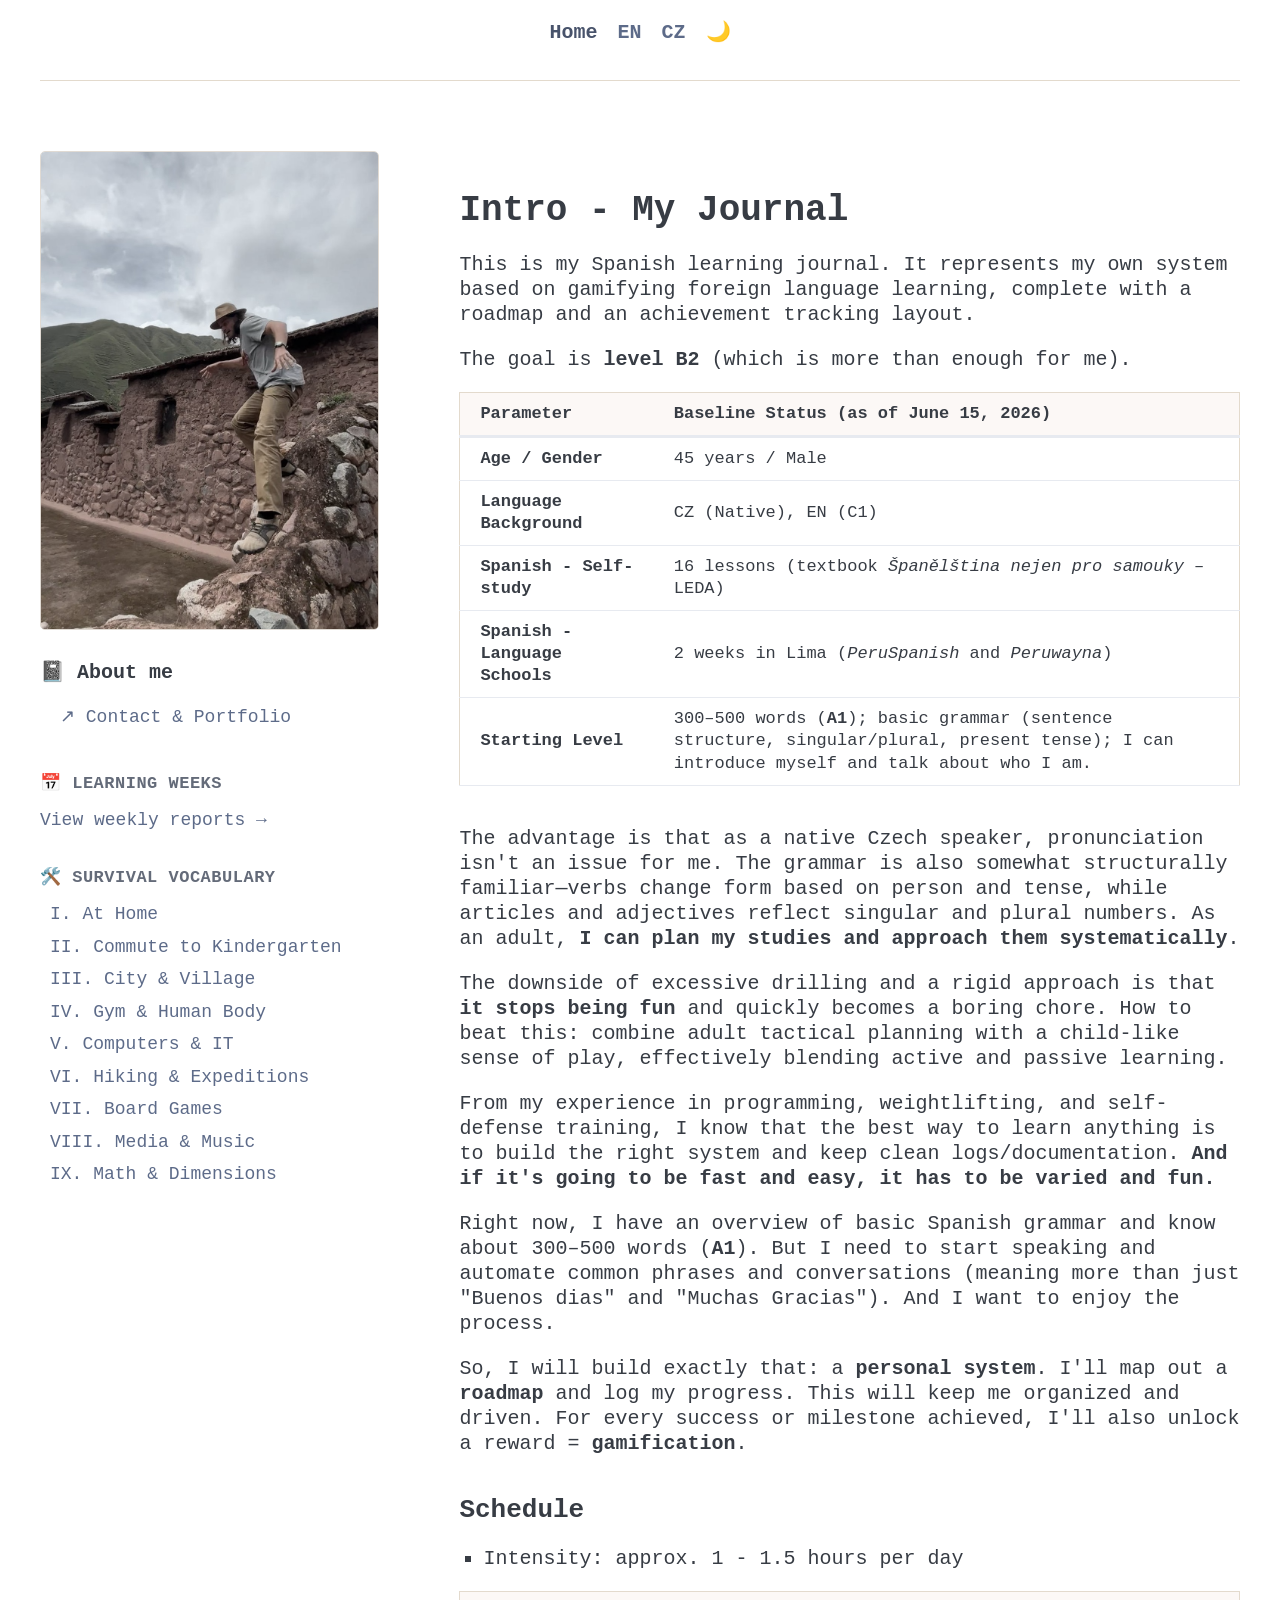
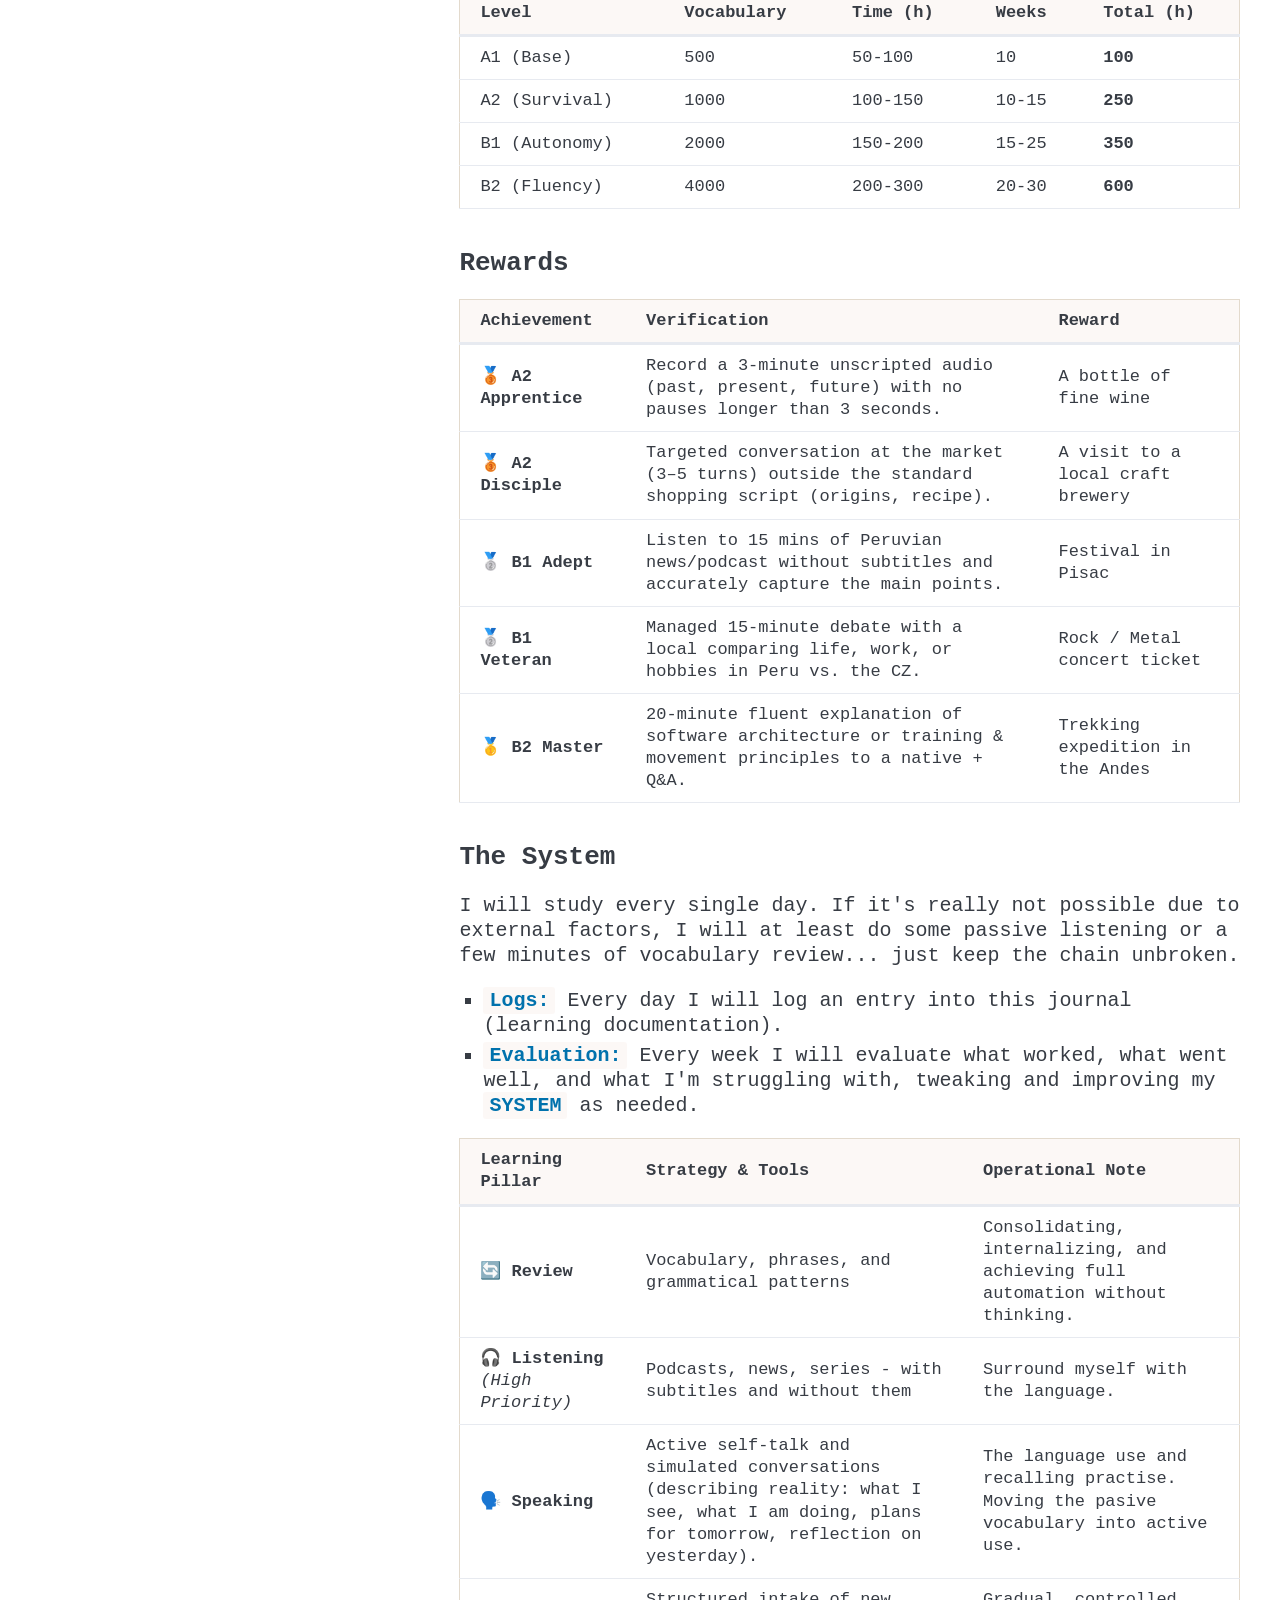
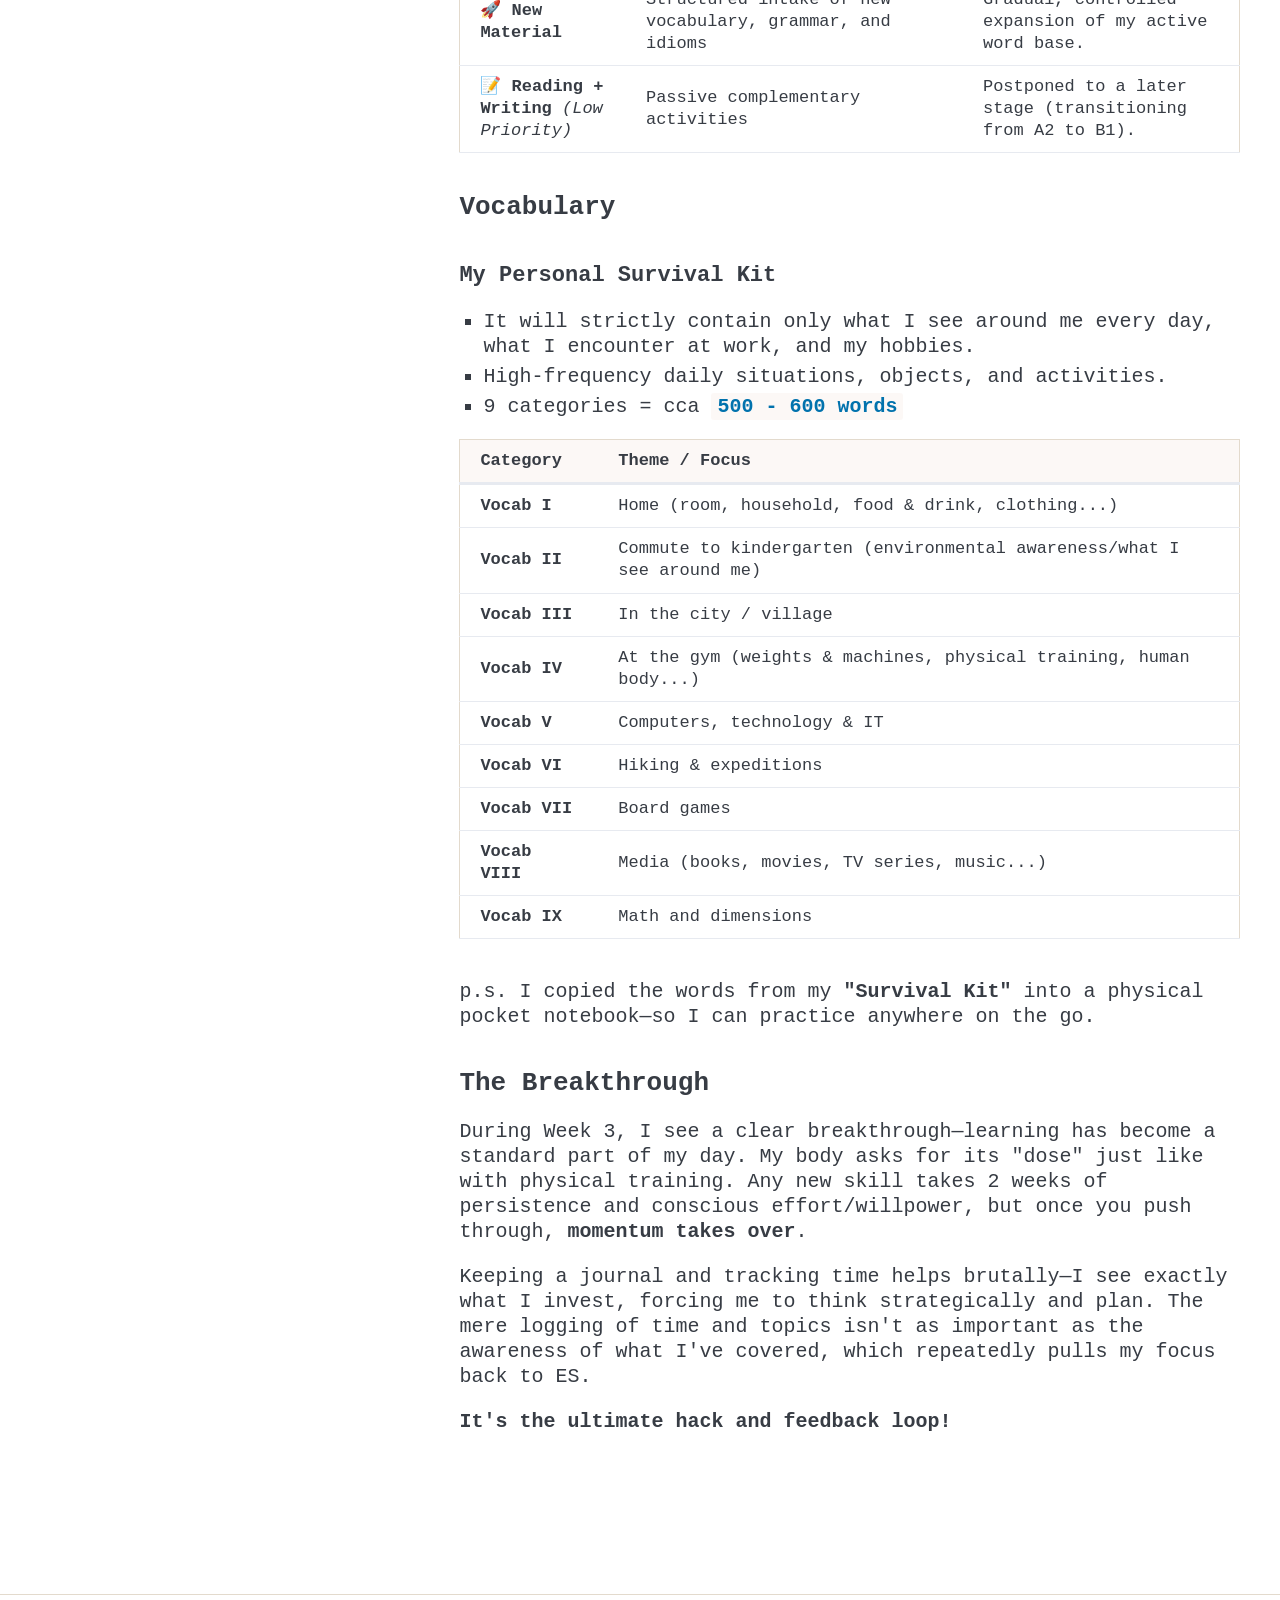
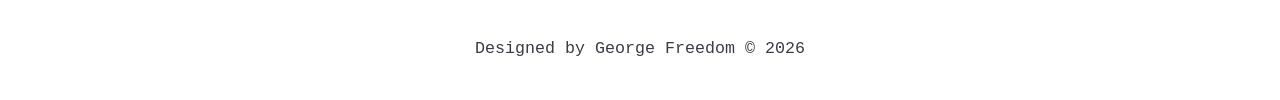
<file: index.html>
<!DOCTYPE html>
<html lang="en" data-theme="light">
<head>
    <meta charset="UTF-8">
    <meta name="viewport" content="width=device-width, initial-scale=1.0">
    <title>My Spanish Journey</title>
    <link rel="icon" type="image/png" href="static/img/favicon.png">
    <meta name="description" content="My Journal - Spanish language learning system.">
    
    <!-- CSS -->
    <link rel="stylesheet" href="static/css/pico.min.css">  
    <link rel="stylesheet" href="static/css/custom.css">
</head>
<body>

    <!-- TOP NAVIGATION (Aligned Right via empty ul) -->
    <nav class="container">
        <ul>
            <li><a href="#" class="md-link secondary font-weight-bold" data-path="en/en_content/intro.md">Home</a></li>
            <li><a href="#" class="secondary font-weight-bold">EN</a></li>
            <li><a href="cz/index.html" class="secondary">CZ</a></li>
            <li><a href="#" id="theme-toggle" class="secondary" aria-label="Toggle theme">🌙</a></li>
        </ul>
    </nav>

    <!-- TWO COLUMN LAYOUT -->
    <main class="container dashboard-grid">
        
        <!-- LEFT COLUMN: SYSTEM OVERVIEW & MD NAVIGATION -->
        <aside class="dashboard-sidebar">
    <div class="sidebar-sticky">
        
        <img class="journal-profile-img" src="static/img/profilka.jpeg" alt="Expedition Logbook Focus">

        <!-- PROFILE link -->
        <div class="profile-header">
            <p class="about-title">📓 About me</p>
            <ul class="about-links">
                <li><a href="https://dashboard.georgefreedom.com/" target="_blank">↗ Contact & Portfolio</a></li>
            </ul>
        </div>
        
        <nav class="journal-nav">
            <!-- WEEK overview -->
            <p class="nav-title">📅 Learning Weeks</p>
            <ul>
                <li>
                    <a href="#" class="md-link" data-path="en/weeks.md">View weekly reports →</a>
                </li>
            </ul>

            <!-- VOCABULARY overview -->
            <p class="nav-title">🛠️ Survival Vocabulary</p>
            <ul>
                <li><a href="#" class="md-link" data-path="en/en_content/vocabulary/vocab1.md">I. At Home</a></li>
                <li><a href="#" class="md-link" data-path="en/en_content/vocabulary/vocab2.md">II. Commute to Kindergarten</a></li>
                <li><a href="#" class="md-link" data-path="en/en_content/vocabulary/vocab3.md">III. City & Village</a></li>
                <li><a href="#" class="md-link" data-path="en/en_content/vocabulary/vocab4.md">IV. Gym & Human Body</a></li>
                <li><a href="#" class="md-link" data-path="en/en_content/vocabulary/vocab5.md">V. Computers & IT</a></li>
                <li><a href="#" class="md-link" data-path="en/en_content/vocabulary/vocab6.md">VI. Hiking & Expeditions</a></li>
                <li><a href="#" class="md-link" data-path="en/en_content/vocabulary/vocab7.md">VII. Board Games</a></li>
                <li><a href="#" class="md-link" data-path="en/en_content/vocabulary/vocab8.md">VIII. Media & Music</a></li>
                <li><a href="#" class="md-link" data-path="en/en_content/vocabulary/vocab9.md">IX. Math & Dimensions</a></li>
            </ul>
        </nav>
    </div>
</aside>

        <!-- RIGHT COLUMN: DYNAMIC CONTENT AREA -->
        <section class="dashboard-content" id="view-wrapper">
            <div id="dynamic-content">
                <p aria-busy="true">Loading system core...</p>
            </div>
        </section>
    </main>

    <!-- FOOTER -->
    <footer class="dashboard-footer">
        <small>Designed by George Freedom &copy; 2026</small>
    </footer>

    <!-- LOCAL MARKDOWN PARSER & ARCHITECTURE SCRIPT -->
    <script src="static/js/marked.min.js"></script>
    <script>
        // Theme Toggle Logic
        const toggleBtn = document.getElementById('theme-toggle');
        const html = document.documentElement;
        const savedTheme = localStorage.getItem('theme') || (window.matchMedia('(prefers-color-scheme: dark)').matches ? 'dark' : 'light');
        html.setAttribute('data-theme', savedTheme);
        updateToggleIcon(savedTheme);

        toggleBtn.addEventListener('click', (e) => {
            e.preventDefault();
            const currentTheme = html.getAttribute('data-theme');
            const newTheme = currentTheme === 'dark' ? 'light' : 'dark';
            html.setAttribute('data-theme', newTheme);
            localStorage.setItem('theme', newTheme);
            updateToggleIcon(newTheme);
        });

        function updateToggleIcon(theme) {
            toggleBtn.innerHTML = theme === 'dark' ? '☀️' : '🌙';
        }

        // Default Intro Path
        const DEFAULT_INTRO = "en/en_content/intro.md";

        document.addEventListener("DOMContentLoaded", () => {
            fetchAndRenderMarkdown(DEFAULT_INTRO);
            
            const defaultActive = document.querySelector(`[data-path="${DEFAULT_INTRO}"]`);
            if (defaultActive) {
                defaultActive.setAttribute('aria-current', 'page');
            }
        });

        // Async Markdown Loader
        async function fetchAndRenderMarkdown(filePath) {
            const container = document.getElementById('dynamic-content');
            container.innerHTML = '<p aria-busy="true">Loading journal entry...</p>';
            
            try {
                const response = await fetch(filePath);
                if (!response.ok) throw new Error(`File not found (${response.status})`);
                
                const rawMarkdown = await response.text();
                container.innerHTML = marked.parse(rawMarkdown);
                
                if (window.innerWidth < 992) {
                    document.getElementById('view-wrapper').scrollIntoView({ behavior: 'smooth' });
                }
            } catch (error) {
                container.innerHTML = `
                    <article style="border-left: 4px solid var(--pico-form-element-invalid-border-color); font-family: var(--logbook-mono);">
                        <h3>Execution Error</h3>
                        <p>Failed to load: <code>${filePath}</code></p>
                        <p><small>${error.message}</small></p>
                    </article>
                `;
            }
        }

        // Navigation Link Trigger
        document.querySelectorAll('.md-link').forEach(link => {
            link.addEventListener('click', (e) => {
                e.preventDefault();
                
                document.querySelectorAll('.md-link').forEach(l => l.removeAttribute('aria-current'));
                
                // If it's not the top bar Home link, set active styling
                if (link.innerText !== "Home") {
                    link.setAttribute('aria-current', 'page');
                } else {
                    const asideIntro = document.querySelector(`aside [data-path="${DEFAULT_INTRO}"]`);
                    if (asideIntro) asideIntro.setAttribute('aria-current', 'page');
                }
                
                const path = link.getAttribute('data-path');
                fetchAndRenderMarkdown(path);
            });
        });

        // Week overview Link Trigger
        document.getElementById('dynamic-content').addEventListener('click', (e) => {
            const link = e.target.closest('a');

            if (!link) return;

            const match = link.getAttribute('href')?.match(/^#week([\d-]+)$/);

            if (!match) return;

            e.preventDefault();

            const weekNumber = match[1];
            const filePath = `en/en_content/weeks/week${weekNumber}.md`;

            fetchAndRenderMarkdown(filePath);
        });
    </script>
</body>
</html>
</file>
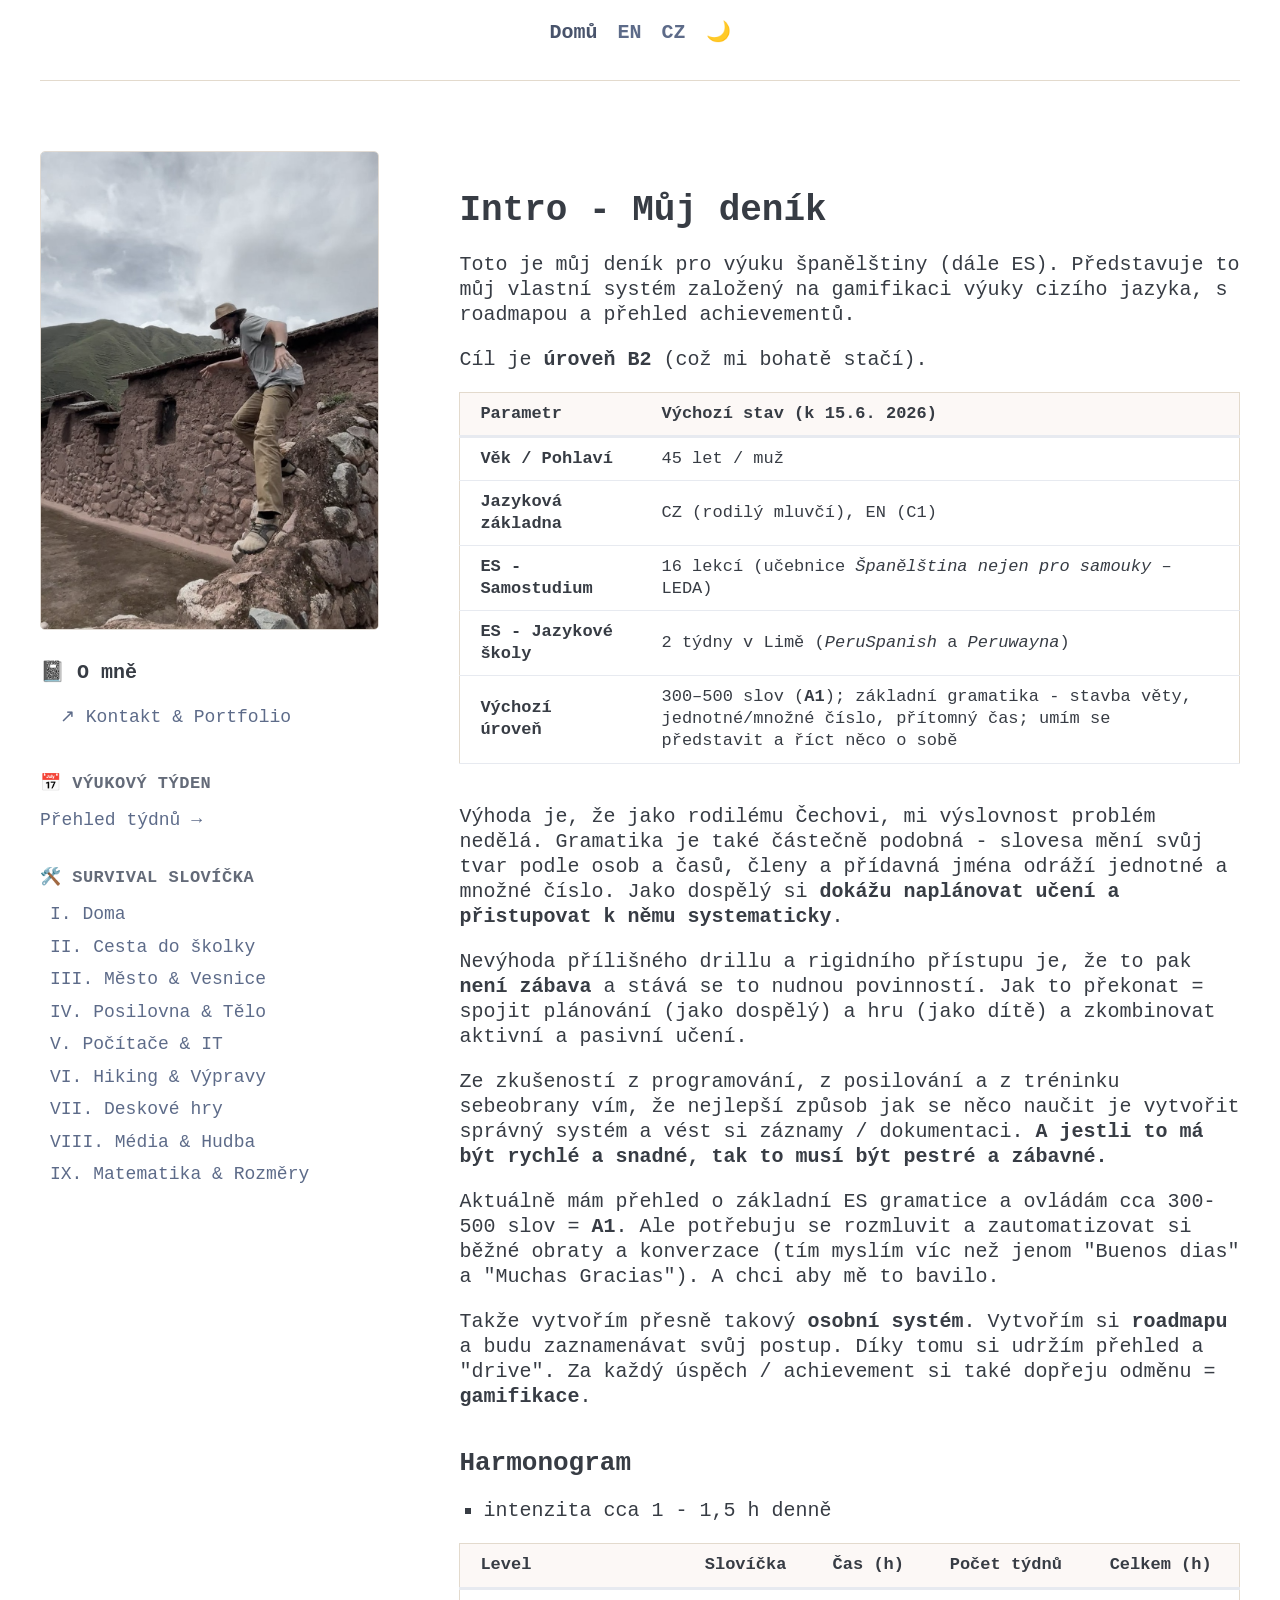
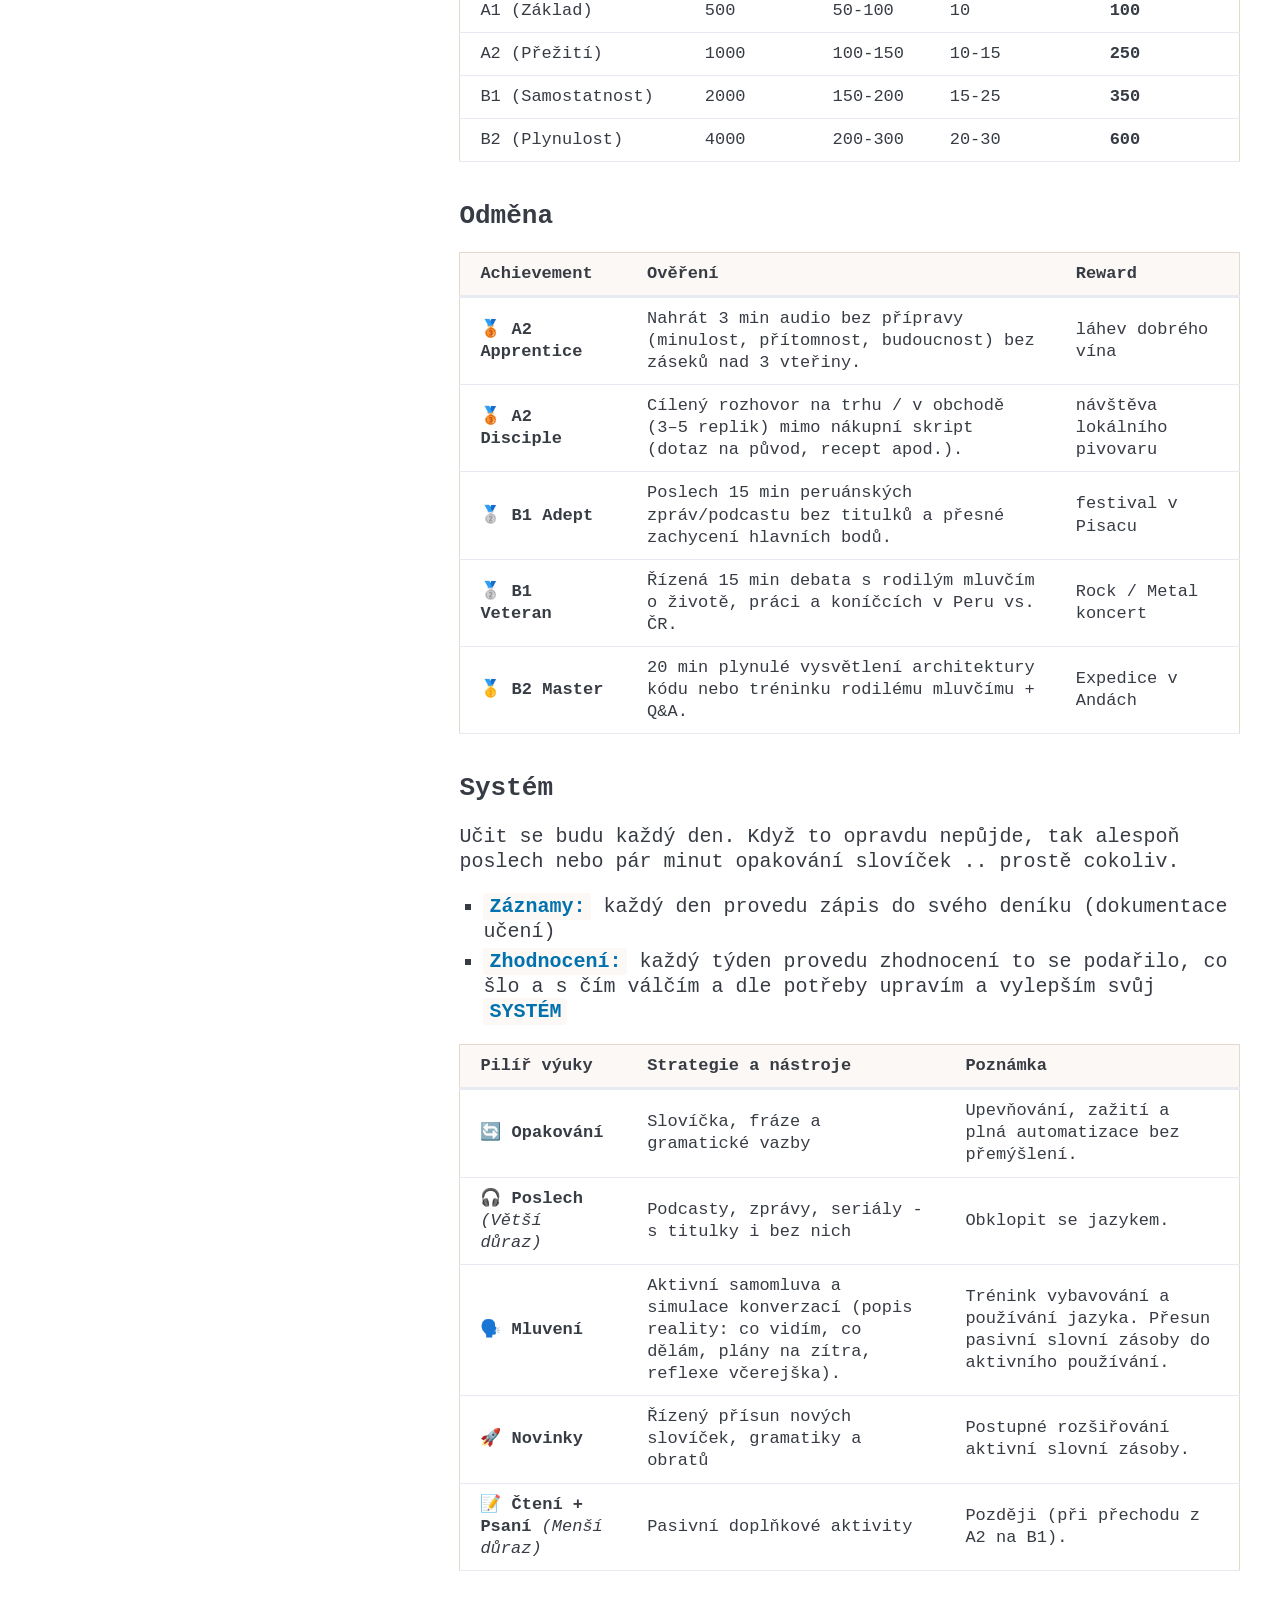
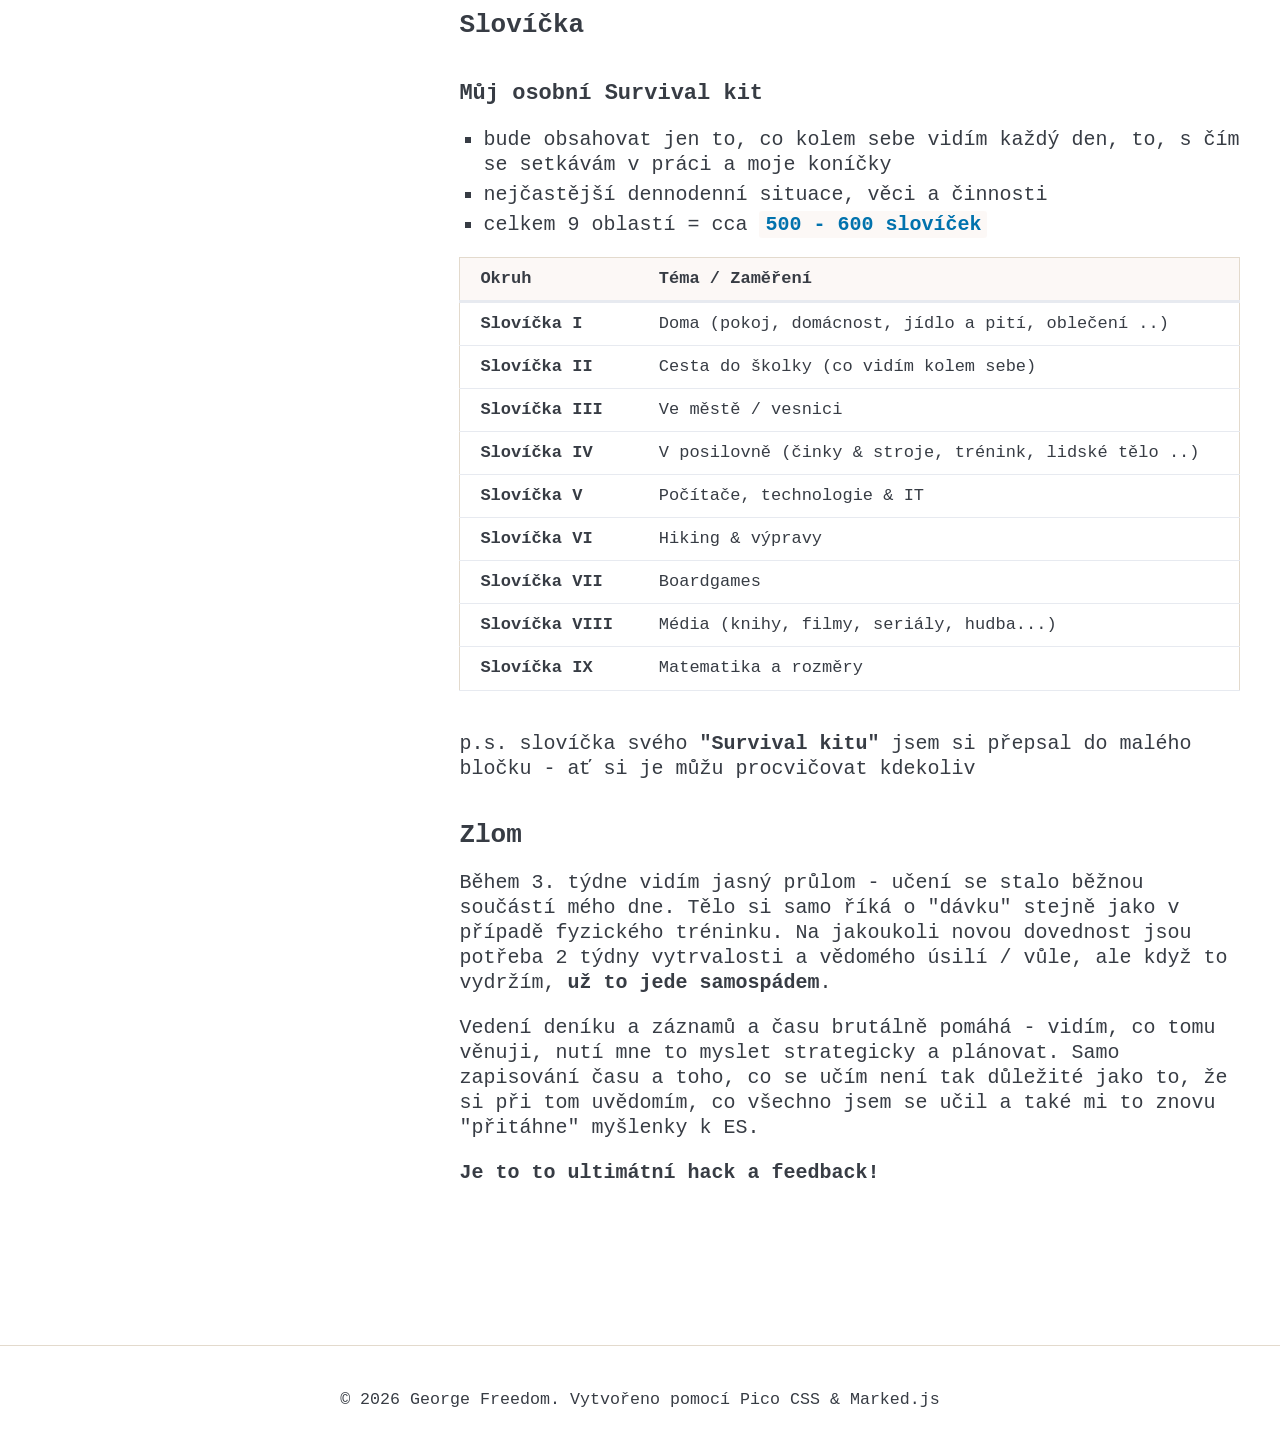
<file: cz/index.html>
<!DOCTYPE html>
<html lang="cs" data-theme="light">
<head>
    <meta charset="UTF-8">
    <meta name="viewport" content="width=device-width, initial-scale=1.0">
    <title>Moje cesta za španělštinou</title>
    <link rel="icon" type="image/png" href="../static/img/favicon.png">
    <meta name="description" content="Můj deník - systémové učení španělštiny.">
    
    <!-- CSS -->
    <link rel="stylesheet" href="../static/css/pico.min.css">  
    <link rel="stylesheet" href="../static/css/custom.css">
</head>
<body>

    <!-- TOP NAVIGATION -->
    <nav class="container">
        <ul>
            <li><a href="#" class="md-link secondary font-weight-bold" data-path="cz_content/intro.md">Domů</a></li>
            <li><a href="../index.html" class="secondary font-weight-bold">EN</a></li>
            <li><a href="#" class="secondary font-weight-bold">CZ</a></li>
            <li><a href="#" id="theme-toggle" class="secondary" aria-label="Změnit téma">🌙</a></li>
        </ul>
    </nav>

    <!-- TWO COLUMN LAYOUT -->
    <main class="container dashboard-grid">
        
        <!-- LEFT COLUMN: SYSTEM OVERVIEW & MD NAVIGATION -->
        <aside class="dashboard-sidebar">
            <div class="sidebar-sticky">
                
                <img class="journal-profile-img" src="../static/img/profilka.jpeg" alt="Expedition Logbook Focus">

                <div class="profile-header">
                    <p class="about-title">📓 O mně</p>
                    <ul class="about-links">
                        <li><a href="https://dashboard.georgefreedom.com/" target="_blank">↗ Kontakt & Portfolio</a></li>
                    </ul>
                </div>
                
                <nav class="journal-nav">              
                    <!-- WEEK overview -->
                    <p class="nav-title">📅 Výukový týden</p>
                    <ul>
                        <li>
                            <a href="#" class="md-link" data-path="weeks.md">Přehled týdnů →</a>
                        </li>
                    </ul>

                    <p class="nav-title">🛠️ Survival slovíčka</p>
                    <ul>
                        <li><a href="#" class="md-link" data-path="cz_content/vocabulary/vocab1.md">I. Doma</a></li>
                        <li><a href="#" class="md-link" data-path="cz_content/vocabulary/vocab2.md">II. Cesta do školky</a></li>
                        <li><a href="#" class="md-link" data-path="cz_content/vocabulary/vocab3.md">III. Město & Vesnice</a></li>
                        <li><a href="#" class="md-link" data-path="cz_content/vocabulary/vocab4.md">IV. Posilovna & Tělo</a></li>
                        <li><a href="#" class="md-link" data-path="cz_content/vocabulary/vocab5.md">V. Počítače & IT</a></li>
                        <li><a href="#" class="md-link" data-path="cz_content/vocabulary/vocab6.md">VI. Hiking & Výpravy</a></li>
                        <li><a href="#" class="md-link" data-path="cz_content/vocabulary/vocab7.md">VII. Deskové hry</a></li>
                        <li><a href="#" class="md-link" data-path="cz_content/vocabulary/vocab8.md">VIII. Média & Hudba</a></li>
                        <li><a href="#" class="md-link" data-path="cz_content/vocabulary/vocab9.md">IX. Matematika & Rozměry</a></li>
                    </ul>
                </nav>
            </div>
        </aside>

        <!-- RIGHT COLUMN: DYNAMIC CONTENT AREA -->
        <section class="dashboard-content" id="view-wrapper">
            <div id="dynamic-content">
                <p aria-busy="true">Načítám jádro systému...</p>
            </div>
        </section>
    </main>

    <!-- FOOTER -->
    <footer class="dashboard-footer">
        <small>&copy; 2026 George Freedom. Vytvořeno pomocí Pico CSS & Marked.js</small>
    </footer>

    <!-- LOCAL MARKDOWN PARSER & ARCHITECTURE SCRIPT -->
    <script src="../static/js/marked.min.js"></script>
    <script>
        // Theme Toggle Logic
        const toggleBtn = document.getElementById('theme-toggle');
        const html = document.documentElement;
        const savedTheme = localStorage.getItem('theme') || (window.matchMedia('(prefers-color-scheme: dark)').matches ? 'dark' : 'light');
        html.setAttribute('data-theme', savedTheme);
        updateToggleIcon(savedTheme);

        toggleBtn.addEventListener('click', (e) => {
            e.preventDefault();
            const currentTheme = html.getAttribute('data-theme');
            const newTheme = currentTheme === 'dark' ? 'light' : 'dark';
            html.setAttribute('data-theme', newTheme);
            localStorage.setItem('theme', newTheme);
            updateToggleIcon(newTheme);
        });

        function updateToggleIcon(theme) {
            toggleBtn.innerHTML = theme === 'dark' ? '☀️' : '🌙';
        }

        // Default Intro Path for CZ version
        const DEFAULT_INTRO = "cz_content/intro.md";

        document.addEventListener("DOMContentLoaded", () => {
            fetchAndRenderMarkdown(DEFAULT_INTRO);
            
            const defaultActive = document.querySelector(`[data-path="${DEFAULT_INTRO}"]`);
            if (defaultActive) {
                defaultActive.setAttribute('aria-current', 'page');
            }
        });

        // Async Markdown Loader
        async function fetchAndRenderMarkdown(filePath) {
            const container = document.getElementById('dynamic-content');
            container.innerHTML = '<p aria-busy="true">Načítám záznam z deníku...</p>';
            
            try {
                const response = await fetch(filePath);
                if (!response.ok) throw new Error(`Soubor nenalezen (${response.status})`);
                
                const rawMarkdown = await response.text();
                container.innerHTML = marked.parse(rawMarkdown);
                
                if (window.innerWidth < 992) {
                    document.getElementById('view-wrapper').scrollIntoView({ behavior: 'smooth' });
                }
            } catch (error) {
                container.innerHTML = `
                    <article style="border-left: 4px solid var(--pico-form-element-invalid-border-color); font-family: var(--logbook-mono);">
                        <h3>Chyba při spuštění</h3>
                        <p>Nepodařilo se načíst: <code>${filePath}</code></p>
                        <p><small>${error.message}</small></p>
                    </article>
                `;
            }
        }

        // Navigation Link Trigger
        document.querySelectorAll('.md-link').forEach(link => {
            link.addEventListener('click', (e) => {
                e.preventDefault();
                
                document.querySelectorAll('.md-link').forEach(l => l.removeAttribute('aria-current'));
                
                // JS text boundary check matching Czech UI
                if (link.innerText !== "Domů") {
                    link.setAttribute('aria-current', 'page');
                } else {
                    const asideIntro = document.querySelector(`aside [data-path="${DEFAULT_INTRO}"]`);
                    if (asideIntro) asideIntro.setAttribute('aria-current', 'page');
                }
                
                const path = link.getAttribute('data-path');
                fetchAndRenderMarkdown(path);
            });
        });

        // Week overview Link Trigger
        document.getElementById('dynamic-content').addEventListener('click', (e) => {
            const link = e.target.closest('a');

            if (!link) return;

            const match = link.getAttribute('href')?.match(/^#week([\d-]+)$/);

            if (!match) return;

            e.preventDefault();

            const weekNumber = match[1];
            const filePath = `cz_content/weeks/week${weekNumber}.md`;

            fetchAndRenderMarkdown(filePath);
        });
    </script>
</body>
</html>
</file>
<file: static/css/custom.css>
/* ==========================================================================
   1. CORE DESIGN SYSTEM: FONTS & COLOR THEMES
   ========================================================================== */

:root {
    --logbook-mono: ui-monospace, SFMono-Regular, Menlo, Monaco, Consolas, "Liberation Mono", monospace;
    --typewriter-font: "Courier New", Courier, Georgia, serif;
}

/* Light Theme Color Palette */
[data-theme="light"],
html:not([data-theme="dark"]) {
    --pico-background-color: #fdfbf7;
    --pico-primary: #c96f53;
    --pico-primary-background: #c96f53;
    --pico-primary-hover: #b05c43;
    --pico-primary-underline: rgba(201, 111, 83, 0.4);
    --pico-card-background-color: #f7f3ed;
    --pico-border-color: #e3dacd;
    --custom-table-header-bg: rgba(201, 111, 83, 0.05);
}

/* Dark Theme Color Palette */
[data-theme="dark"] {
    --pico-background-color: #120d0b;
    --pico-primary: #de886d;
    --pico-primary-background: #c96f53;
    --pico-primary-hover: #e59d87;
    --pico-primary-underline: rgba(222, 136, 109, 0.4);
    --pico-card-background-color: #1c1512;
    --pico-border-color: #2e231f;
    --custom-table-header-bg: #a0614d;
}

/* ==========================================================================
   2. GLOBAL BASE TYPOGRAPHY
   ========================================================================== */

/* Main text elements designed to evoke a tactile journal feel */
body, p, li {
    font-family: var(--typewriter-font);
    line-height: 1.25;
    font-weight: 540;
}

/* ==========================================================================
   3. STRUCTURE & LAYOUT ARCHITECTURE
   ========================================================================== */

/* Centering top navigation and adding a clean, muted separation layer */
nav.container {
    justify-content: center;
    border-bottom: 1px solid var(--pico-border-color);
    padding-bottom: 0.75rem;
    margin-bottom: 2.5rem;
}

nav.container ul li a {
    font-weight: 700;
    font-family: var(--logbook-mono);
}

/* Two-column responsive dashboard grid system */
@media (min-width: 992px) {
    .dashboard-grid {
        display: grid;
        grid-template-columns: 1fr 2.3fr;
        gap: 4rem;
        align-items: start;
    }
    .sidebar-sticky {
        position: sticky;
        top: 2rem;
    }
}

/* ==========================================================================
   4. SIDEBAR & JOURNAL NAVIGATION COMPONENTS
   ========================================================================== */

/* Personal logbook avatar/profile image presentation */
.journal-profile-img {
    width: 100%;
    height: auto;
    border-radius: var(--pico-border-radius);
    border: 1px solid var(--pico-border-color);
    margin-bottom: 1.5rem;
    filter: grayscale(40%);
}

.profile-header {
    margin-bottom: 1rem;
}

.about-title {
    font-weight: bold;
    font-family: var(--logbook-mono);
    margin-bottom: 0.3rem;
}

/* Unordered list reset for navigation wrappers */
.about-links, 
.journal-nav ul {
    list-style: none;
    padding-left: 0;
    margin-bottom: 0;
}

/* Base states for sidebar interactive text links */
.about-links li a, 
.journal-nav ul li a {
    font-size: 0.9rem;
    text-decoration: none;
    display: block;
    padding: 0.25rem 0.5rem;
    border-radius: var(--pico-border-radius);
    color: var(--pico-secondary);
}

/* Navigational section group labels */
.journal-nav .nav-title {
    font-family: var(--logbook-mono);
    font-weight: bold;
    margin: 1.5rem 0 0.5rem 0;
    font-size: 0.85rem;
    text-transform: uppercase;
    letter-spacing: 0.5px;
    color: var(--pico-muted-color);
}

/* Active navigation tracking state link highlight */
.journal-nav ul li a[aria-current="page"] {
    background-color: var(--pico-primary-background);
    color: #fff !important;
    font-family: var(--logbook-mono);
}

/* ==========================================================================
   5. DYNAMIC MARKDOWN CONTENT RENDERING
   ========================================================================== */

/* Structured content title hierarchies parsed via marked.js */
#dynamic-content h1, 
#dynamic-content h2, 
#dynamic-content h3 {
    font-family: var(--logbook-mono);
    color: var(--pico-heading-color);
    margin-top: 2rem;
}

#dynamic-content h1 {
    font-size: 1.8rem;
    color: var(--pico-heading-color);
    margin-top: 2rem;
    margin-bottom: 1rem;
}

#dynamic-content h2 { font-size: 1.3rem; }
#dynamic-content h3 { font-size: 1.1rem; }

/* Data tables and metrics formatting with explicit typography lock */
#dynamic-content table, 
#dynamic-content th, 
#dynamic-content td {
    font-family: var(--logbook-mono) !important;
    font-size: 0.85rem;
    line-height: 1.3;
}

#dynamic-content table {
    margin-bottom: 2rem;
    border: 1px solid var(--pico-border-color);
}

#dynamic-content th {
    font-weight: bold;
    background-color: var(--custom-table-header-bg);
}

/* Rendered lists alignment */
#dynamic-content ul, 
#dynamic-content ol {
    padding-left: 1.2rem;
}

/* Highlighted foreign vocabulary keywords */
#dynamic-content li strong {
    color: var(--pico-primary);
    font-family: var(--logbook-mono);
    background-color: rgba(201, 111, 83, 0.05);
    padding: 0.1rem 0.3rem;
    border-radius: 3px;
}

/* Strategic quotes and tactical notes layout */
#dynamic-content blockquote {
    font-style: italic;
    border-left: 3px solid var(--pico-primary);
    padding: 0.5rem 1rem;
    background-color: rgba(201, 111, 83, 0.02);
    font-family: var(--logbook-mono);
    font-size: 0.9rem;
}

/* ==========================================================================
   6. GLOBAL FOOTER ELEMENT
   ========================================================================== */

.dashboard-footer {
    margin-top: 5rem;
    padding: 2rem 0;
    border-top: 1px solid var(--pico-border-color);
    text-align: center;
    font-family: var(--logbook-mono);
}
</file>
<file: static/css/pico.min.css>
@charset "UTF-8";/*!
 * Pico CSS ✨ v2.1.1 (https://picocss.com)
 * Copyright 2019-2025 - Licensed under MIT
 */:host,:root{--pico-font-family-emoji:"Apple Color Emoji","Segoe UI Emoji","Segoe UI Symbol","Noto Color Emoji";--pico-font-family-sans-serif:system-ui,"Segoe UI",Roboto,Oxygen,Ubuntu,Cantarell,Helvetica,Arial,"Helvetica Neue",sans-serif,var(--pico-font-family-emoji);--pico-font-family-monospace:ui-monospace,SFMono-Regular,"SF Mono",Menlo,Consolas,"Liberation Mono",monospace,var(--pico-font-family-emoji);--pico-font-family:var(--pico-font-family-sans-serif);--pico-line-height:1.5;--pico-font-weight:400;--pico-font-size:100%;--pico-text-underline-offset:0.1rem;--pico-border-radius:0.25rem;--pico-border-width:0.0625rem;--pico-outline-width:0.125rem;--pico-transition:0.2s ease-in-out;--pico-spacing:1rem;--pico-typography-spacing-vertical:1rem;--pico-block-spacing-vertical:var(--pico-spacing);--pico-block-spacing-horizontal:var(--pico-spacing);--pico-grid-column-gap:var(--pico-spacing);--pico-grid-row-gap:var(--pico-spacing);--pico-form-element-spacing-vertical:0.75rem;--pico-form-element-spacing-horizontal:1rem;--pico-group-box-shadow:0 0 0 rgba(0, 0, 0, 0);--pico-group-box-shadow-focus-with-button:0 0 0 var(--pico-outline-width) var(--pico-primary-focus);--pico-group-box-shadow-focus-with-input:0 0 0 0.0625rem var(--pico-form-element-border-color);--pico-modal-overlay-backdrop-filter:blur(0.375rem);--pico-nav-element-spacing-vertical:1rem;--pico-nav-element-spacing-horizontal:0.5rem;--pico-nav-link-spacing-vertical:0.5rem;--pico-nav-link-spacing-horizontal:0.5rem;--pico-nav-breadcrumb-divider:">";--pico-icon-checkbox:url("data:image/svg+xml,%3Csvg xmlns='http://www.w3.org/2000/svg' width='24' height='24' viewBox='0 0 24 24' fill='none' stroke='rgb(255, 255, 255)' stroke-width='4' stroke-linecap='round' stroke-linejoin='round'%3E%3Cpolyline points='20 6 9 17 4 12'%3E%3C/polyline%3E%3C/svg%3E");--pico-icon-minus:url("data:image/svg+xml,%3Csvg xmlns='http://www.w3.org/2000/svg' width='24' height='24' viewBox='0 0 24 24' fill='none' stroke='rgb(255, 255, 255)' stroke-width='4' stroke-linecap='round' stroke-linejoin='round'%3E%3Cline x1='5' y1='12' x2='19' y2='12'%3E%3C/line%3E%3C/svg%3E");--pico-icon-chevron:url("data:image/svg+xml,%3Csvg xmlns='http://www.w3.org/2000/svg' width='24' height='24' viewBox='0 0 24 24' fill='none' stroke='rgb(136, 145, 164)' stroke-width='2' stroke-linecap='round' stroke-linejoin='round'%3E%3Cpolyline points='6 9 12 15 18 9'%3E%3C/polyline%3E%3C/svg%3E");--pico-icon-date:url("data:image/svg+xml,%3Csvg xmlns='http://www.w3.org/2000/svg' width='24' height='24' viewBox='0 0 24 24' fill='none' stroke='rgb(136, 145, 164)' stroke-width='2' stroke-linecap='round' stroke-linejoin='round'%3E%3Crect x='3' y='4' width='18' height='18' rx='2' ry='2'%3E%3C/rect%3E%3Cline x1='16' y1='2' x2='16' y2='6'%3E%3C/line%3E%3Cline x1='8' y1='2' x2='8' y2='6'%3E%3C/line%3E%3Cline x1='3' y1='10' x2='21' y2='10'%3E%3C/line%3E%3C/svg%3E");--pico-icon-time:url("data:image/svg+xml,%3Csvg xmlns='http://www.w3.org/2000/svg' width='24' height='24' viewBox='0 0 24 24' fill='none' stroke='rgb(136, 145, 164)' stroke-width='2' stroke-linecap='round' stroke-linejoin='round'%3E%3Ccircle cx='12' cy='12' r='10'%3E%3C/circle%3E%3Cpolyline points='12 6 12 12 16 14'%3E%3C/polyline%3E%3C/svg%3E");--pico-icon-search:url("data:image/svg+xml,%3Csvg xmlns='http://www.w3.org/2000/svg' width='24' height='24' viewBox='0 0 24 24' fill='none' stroke='rgb(136, 145, 164)' stroke-width='1.5' stroke-linecap='round' stroke-linejoin='round'%3E%3Ccircle cx='11' cy='11' r='8'%3E%3C/circle%3E%3Cline x1='21' y1='21' x2='16.65' y2='16.65'%3E%3C/line%3E%3C/svg%3E");--pico-icon-close:url("data:image/svg+xml,%3Csvg xmlns='http://www.w3.org/2000/svg' width='24' height='24' viewBox='0 0 24 24' fill='none' stroke='rgb(136, 145, 164)' stroke-width='3' stroke-linecap='round' stroke-linejoin='round'%3E%3Cline x1='18' y1='6' x2='6' y2='18'%3E%3C/line%3E%3Cline x1='6' y1='6' x2='18' y2='18'%3E%3C/line%3E%3C/svg%3E");--pico-icon-loading:url("data:image/svg+xml,%3Csvg fill='none' height='24' width='24' viewBox='0 0 24 24' xmlns='http://www.w3.org/2000/svg' %3E%3Cstyle%3E g %7B animation: rotate 2s linear infinite; transform-origin: center center; %7D circle %7B stroke-dasharray: 75,100; stroke-dashoffset: -5; animation: dash 1.5s ease-in-out infinite; stroke-linecap: round; %7D @keyframes rotate %7B 0%25 %7B transform: rotate(0deg); %7D 100%25 %7B transform: rotate(360deg); %7D %7D @keyframes dash %7B 0%25 %7B stroke-dasharray: 1,100; stroke-dashoffset: 0; %7D 50%25 %7B stroke-dasharray: 44.5,100; stroke-dashoffset: -17.5; %7D 100%25 %7B stroke-dasharray: 44.5,100; stroke-dashoffset: -62; %7D %7D %3C/style%3E%3Cg%3E%3Ccircle cx='12' cy='12' r='10' fill='none' stroke='rgb(136, 145, 164)' stroke-width='4' /%3E%3C/g%3E%3C/svg%3E")}@media (min-width:576px){:host,:root{--pico-font-size:106.25%}}@media (min-width:768px){:host,:root{--pico-font-size:112.5%}}@media (min-width:1024px){:host,:root{--pico-font-size:118.75%}}@media (min-width:1280px){:host,:root{--pico-font-size:125%}}@media (min-width:1536px){:host,:root{--pico-font-size:131.25%}}a{--pico-text-decoration:underline}a.contrast,a.secondary{--pico-text-decoration:underline}small{--pico-font-size:0.875em}h1,h2,h3,h4,h5,h6{--pico-font-weight:700}h1{--pico-font-size:2rem;--pico-line-height:1.125;--pico-typography-spacing-top:3rem}h2{--pico-font-size:1.75rem;--pico-line-height:1.15;--pico-typography-spacing-top:2.625rem}h3{--pico-font-size:1.5rem;--pico-line-height:1.175;--pico-typography-spacing-top:2.25rem}h4{--pico-font-size:1.25rem;--pico-line-height:1.2;--pico-typography-spacing-top:1.874rem}h5{--pico-font-size:1.125rem;--pico-line-height:1.225;--pico-typography-spacing-top:1.6875rem}h6{--pico-font-size:1rem;--pico-line-height:1.25;--pico-typography-spacing-top:1.5rem}tfoot td,tfoot th,thead td,thead th{--pico-font-weight:600;--pico-border-width:0.1875rem}code,kbd,pre,samp{--pico-font-family:var(--pico-font-family-monospace)}kbd{--pico-font-weight:bolder}:where(select,textarea),input:not([type=submit],[type=button],[type=reset],[type=checkbox],[type=radio],[type=file]){--pico-outline-width:0.0625rem}[type=search]{--pico-border-radius:5rem}[type=checkbox],[type=radio]{--pico-border-width:0.125rem}[type=checkbox][role=switch]{--pico-border-width:0.1875rem}details.dropdown summary:not([role=button]){--pico-outline-width:0.0625rem}nav details.dropdown summary:focus-visible{--pico-outline-width:0.125rem}[role=search]{--pico-border-radius:5rem}[role=group]:has(button.secondary:focus,[type=submit].secondary:focus,[type=button].secondary:focus,[role=button].secondary:focus),[role=search]:has(button.secondary:focus,[type=submit].secondary:focus,[type=button].secondary:focus,[role=button].secondary:focus){--pico-group-box-shadow-focus-with-button:0 0 0 var(--pico-outline-width) var(--pico-secondary-focus)}[role=group]:has(button.contrast:focus,[type=submit].contrast:focus,[type=button].contrast:focus,[role=button].contrast:focus),[role=search]:has(button.contrast:focus,[type=submit].contrast:focus,[type=button].contrast:focus,[role=button].contrast:focus){--pico-group-box-shadow-focus-with-button:0 0 0 var(--pico-outline-width) var(--pico-contrast-focus)}[role=group] [role=button],[role=group] [type=button],[role=group] [type=submit],[role=group] button,[role=search] [role=button],[role=search] [type=button],[role=search] [type=submit],[role=search] button{--pico-form-element-spacing-horizontal:2rem}details summary[role=button]:not(.outline)::after{filter:brightness(0) invert(1)}[aria-busy=true]:not(input,select,textarea):is(button,[type=submit],[type=button],[type=reset],[role=button]):not(.outline)::before{filter:brightness(0) invert(1)}:host(:not([data-theme=dark])),:root:not([data-theme=dark]),[data-theme=light]{color-scheme:light;--pico-background-color:#fff;--pico-color:#373c44;--pico-text-selection-color:rgba(2, 154, 232, 0.25);--pico-muted-color:#646b79;--pico-muted-border-color:rgb(231, 234, 239.5);--pico-primary:#0172ad;--pico-primary-background:#0172ad;--pico-primary-border:var(--pico-primary-background);--pico-primary-underline:rgba(1, 114, 173, 0.5);--pico-primary-hover:#015887;--pico-primary-hover-background:#02659a;--pico-primary-hover-border:var(--pico-primary-hover-background);--pico-primary-hover-underline:var(--pico-primary-hover);--pico-primary-focus:rgba(2, 154, 232, 0.5);--pico-primary-inverse:#fff;--pico-secondary:#5d6b89;--pico-secondary-background:#525f7a;--pico-secondary-border:var(--pico-secondary-background);--pico-secondary-underline:rgba(93, 107, 137, 0.5);--pico-secondary-hover:#48536b;--pico-secondary-hover-background:#48536b;--pico-secondary-hover-border:var(--pico-secondary-hover-background);--pico-secondary-hover-underline:var(--pico-secondary-hover);--pico-secondary-focus:rgba(93, 107, 137, 0.25);--pico-secondary-inverse:#fff;--pico-contrast:#181c25;--pico-contrast-background:#181c25;--pico-contrast-border:var(--pico-contrast-background);--pico-contrast-underline:rgba(24, 28, 37, 0.5);--pico-contrast-hover:#000;--pico-contrast-hover-background:#000;--pico-contrast-hover-border:var(--pico-contrast-hover-background);--pico-contrast-hover-underline:var(--pico-secondary-hover);--pico-contrast-focus:rgba(93, 107, 137, 0.25);--pico-contrast-inverse:#fff;--pico-box-shadow:0.0145rem 0.029rem 0.174rem rgba(129, 145, 181, 0.01698),0.0335rem 0.067rem 0.402rem rgba(129, 145, 181, 0.024),0.0625rem 0.125rem 0.75rem rgba(129, 145, 181, 0.03),0.1125rem 0.225rem 1.35rem rgba(129, 145, 181, 0.036),0.2085rem 0.417rem 2.502rem rgba(129, 145, 181, 0.04302),0.5rem 1rem 6rem rgba(129, 145, 181, 0.06),0 0 0 0.0625rem rgba(129, 145, 181, 0.015);--pico-h1-color:#2d3138;--pico-h2-color:#373c44;--pico-h3-color:#424751;--pico-h4-color:#4d535e;--pico-h5-color:#5c6370;--pico-h6-color:#646b79;--pico-mark-background-color:rgb(252.5, 230.5, 191.5);--pico-mark-color:#0f1114;--pico-ins-color:rgb(28.5, 105.5, 84);--pico-del-color:rgb(136, 56.5, 53);--pico-blockquote-border-color:var(--pico-muted-border-color);--pico-blockquote-footer-color:var(--pico-muted-color);--pico-button-box-shadow:0 0 0 rgba(0, 0, 0, 0);--pico-button-hover-box-shadow:0 0 0 rgba(0, 0, 0, 0);--pico-table-border-color:var(--pico-muted-border-color);--pico-table-row-stripped-background-color:rgba(111, 120, 135, 0.0375);--pico-code-background-color:rgb(243, 244.5, 246.75);--pico-code-color:#646b79;--pico-code-kbd-background-color:var(--pico-color);--pico-code-kbd-color:var(--pico-background-color);--pico-form-element-background-color:rgb(251, 251.5, 252.25);--pico-form-element-selected-background-color:#dfe3eb;--pico-form-element-border-color:#cfd5e2;--pico-form-element-color:#23262c;--pico-form-element-placeholder-color:var(--pico-muted-color);--pico-form-element-active-background-color:#fff;--pico-form-element-active-border-color:var(--pico-primary-border);--pico-form-element-focus-color:var(--pico-primary-border);--pico-form-element-disabled-opacity:0.5;--pico-form-element-invalid-border-color:rgb(183.5, 105.5, 106.5);--pico-form-element-invalid-active-border-color:rgb(200.25, 79.25, 72.25);--pico-form-element-invalid-focus-color:var(--pico-form-element-invalid-active-border-color);--pico-form-element-valid-border-color:rgb(76, 154.5, 137.5);--pico-form-element-valid-active-border-color:rgb(39, 152.75, 118.75);--pico-form-element-valid-focus-color:var(--pico-form-element-valid-active-border-color);--pico-switch-background-color:#bfc7d9;--pico-switch-checked-background-color:var(--pico-primary-background);--pico-switch-color:#fff;--pico-switch-thumb-box-shadow:0 0 0 rgba(0, 0, 0, 0);--pico-range-border-color:#dfe3eb;--pico-range-active-border-color:#bfc7d9;--pico-range-thumb-border-color:var(--pico-background-color);--pico-range-thumb-color:var(--pico-secondary-background);--pico-range-thumb-active-color:var(--pico-primary-background);--pico-accordion-border-color:var(--pico-muted-border-color);--pico-accordion-active-summary-color:var(--pico-primary-hover);--pico-accordion-close-summary-color:var(--pico-color);--pico-accordion-open-summary-color:var(--pico-muted-color);--pico-card-background-color:var(--pico-background-color);--pico-card-border-color:var(--pico-muted-border-color);--pico-card-box-shadow:var(--pico-box-shadow);--pico-card-sectioning-background-color:rgb(251, 251.5, 252.25);--pico-dropdown-background-color:#fff;--pico-dropdown-border-color:#eff1f4;--pico-dropdown-box-shadow:var(--pico-box-shadow);--pico-dropdown-color:var(--pico-color);--pico-dropdown-hover-background-color:#eff1f4;--pico-loading-spinner-opacity:0.5;--pico-modal-overlay-background-color:rgba(232, 234, 237, 0.75);--pico-progress-background-color:#dfe3eb;--pico-progress-color:var(--pico-primary-background);--pico-tooltip-background-color:var(--pico-contrast-background);--pico-tooltip-color:var(--pico-contrast-inverse);--pico-icon-valid:url("data:image/svg+xml,%3Csvg xmlns='http://www.w3.org/2000/svg' width='24' height='24' viewBox='0 0 24 24' fill='none' stroke='rgb(76, 154.5, 137.5)' stroke-width='2' stroke-linecap='round' stroke-linejoin='round'%3E%3Cpolyline points='20 6 9 17 4 12'%3E%3C/polyline%3E%3C/svg%3E");--pico-icon-invalid:url("data:image/svg+xml,%3Csvg xmlns='http://www.w3.org/2000/svg' width='24' height='24' viewBox='0 0 24 24' fill='none' stroke='rgb(200.25, 79.25, 72.25)' stroke-width='2' stroke-linecap='round' stroke-linejoin='round'%3E%3Ccircle cx='12' cy='12' r='10'%3E%3C/circle%3E%3Cline x1='12' y1='8' x2='12' y2='12'%3E%3C/line%3E%3Cline x1='12' y1='16' x2='12.01' y2='16'%3E%3C/line%3E%3C/svg%3E")}:host(:not([data-theme=dark])) input:is([type=submit],[type=button],[type=reset],[type=checkbox],[type=radio],[type=file]),:root:not([data-theme=dark]) input:is([type=submit],[type=button],[type=reset],[type=checkbox],[type=radio],[type=file]),[data-theme=light] input:is([type=submit],[type=button],[type=reset],[type=checkbox],[type=radio],[type=file]){--pico-form-element-focus-color:var(--pico-primary-focus)}@media only screen and (prefers-color-scheme:dark){:host(:not([data-theme])),:root:not([data-theme]){color-scheme:dark;--pico-background-color:rgb(19, 22.5, 30.5);--pico-color:#c2c7d0;--pico-text-selection-color:rgba(1, 170, 255, 0.1875);--pico-muted-color:#7b8495;--pico-muted-border-color:#202632;--pico-primary:#01aaff;--pico-primary-background:#0172ad;--pico-primary-border:var(--pico-primary-background);--pico-primary-underline:rgba(1, 170, 255, 0.5);--pico-primary-hover:#79c0ff;--pico-primary-hover-background:#017fc0;--pico-primary-hover-border:var(--pico-primary-hover-background);--pico-primary-hover-underline:var(--pico-primary-hover);--pico-primary-focus:rgba(1, 170, 255, 0.375);--pico-primary-inverse:#fff;--pico-secondary:#969eaf;--pico-secondary-background:#525f7a;--pico-secondary-border:var(--pico-secondary-background);--pico-secondary-underline:rgba(150, 158, 175, 0.5);--pico-secondary-hover:#b3b9c5;--pico-secondary-hover-background:#5d6b89;--pico-secondary-hover-border:var(--pico-secondary-hover-background);--pico-secondary-hover-underline:var(--pico-secondary-hover);--pico-secondary-focus:rgba(144, 158, 190, 0.25);--pico-secondary-inverse:#fff;--pico-contrast:#dfe3eb;--pico-contrast-background:#eff1f4;--pico-contrast-border:var(--pico-contrast-background);--pico-contrast-underline:rgba(223, 227, 235, 0.5);--pico-contrast-hover:#fff;--pico-contrast-hover-background:#fff;--pico-contrast-hover-border:var(--pico-contrast-hover-background);--pico-contrast-hover-underline:var(--pico-contrast-hover);--pico-contrast-focus:rgba(207, 213, 226, 0.25);--pico-contrast-inverse:#000;--pico-box-shadow:0.0145rem 0.029rem 0.174rem rgba(7, 8.5, 12, 0.01698),0.0335rem 0.067rem 0.402rem rgba(7, 8.5, 12, 0.024),0.0625rem 0.125rem 0.75rem rgba(7, 8.5, 12, 0.03),0.1125rem 0.225rem 1.35rem rgba(7, 8.5, 12, 0.036),0.2085rem 0.417rem 2.502rem rgba(7, 8.5, 12, 0.04302),0.5rem 1rem 6rem rgba(7, 8.5, 12, 0.06),0 0 0 0.0625rem rgba(7, 8.5, 12, 0.015);--pico-h1-color:#f0f1f3;--pico-h2-color:#e0e3e7;--pico-h3-color:#c2c7d0;--pico-h4-color:#b3b9c5;--pico-h5-color:#a4acba;--pico-h6-color:#8891a4;--pico-mark-background-color:#014063;--pico-mark-color:#fff;--pico-ins-color:#62af9a;--pico-del-color:rgb(205.5, 126, 123);--pico-blockquote-border-color:var(--pico-muted-border-color);--pico-blockquote-footer-color:var(--pico-muted-color);--pico-button-box-shadow:0 0 0 rgba(0, 0, 0, 0);--pico-button-hover-box-shadow:0 0 0 rgba(0, 0, 0, 0);--pico-table-border-color:var(--pico-muted-border-color);--pico-table-row-stripped-background-color:rgba(111, 120, 135, 0.0375);--pico-code-background-color:rgb(26, 30.5, 40.25);--pico-code-color:#8891a4;--pico-code-kbd-background-color:var(--pico-color);--pico-code-kbd-color:var(--pico-background-color);--pico-form-element-background-color:rgb(28, 33, 43.5);--pico-form-element-selected-background-color:#2a3140;--pico-form-element-border-color:#2a3140;--pico-form-element-color:#e0e3e7;--pico-form-element-placeholder-color:#8891a4;--pico-form-element-active-background-color:rgb(26, 30.5, 40.25);--pico-form-element-active-border-color:var(--pico-primary-border);--pico-form-element-focus-color:var(--pico-primary-border);--pico-form-element-disabled-opacity:0.5;--pico-form-element-invalid-border-color:rgb(149.5, 74, 80);--pico-form-element-invalid-active-border-color:rgb(183.25, 63.5, 59);--pico-form-element-invalid-focus-color:var(--pico-form-element-invalid-active-border-color);--pico-form-element-valid-border-color:#2a7b6f;--pico-form-element-valid-active-border-color:rgb(22, 137, 105.5);--pico-form-element-valid-focus-color:var(--pico-form-element-valid-active-border-color);--pico-switch-background-color:#333c4e;--pico-switch-checked-background-color:var(--pico-primary-background);--pico-switch-color:#fff;--pico-switch-thumb-box-shadow:0 0 0 rgba(0, 0, 0, 0);--pico-range-border-color:#202632;--pico-range-active-border-color:#2a3140;--pico-range-thumb-border-color:var(--pico-background-color);--pico-range-thumb-color:var(--pico-secondary-background);--pico-range-thumb-active-color:var(--pico-primary-background);--pico-accordion-border-color:var(--pico-muted-border-color);--pico-accordion-active-summary-color:var(--pico-primary-hover);--pico-accordion-close-summary-color:var(--pico-color);--pico-accordion-open-summary-color:var(--pico-muted-color);--pico-card-background-color:#181c25;--pico-card-border-color:var(--pico-card-background-color);--pico-card-box-shadow:var(--pico-box-shadow);--pico-card-sectioning-background-color:rgb(26, 30.5, 40.25);--pico-dropdown-background-color:#181c25;--pico-dropdown-border-color:#202632;--pico-dropdown-box-shadow:var(--pico-box-shadow);--pico-dropdown-color:var(--pico-color);--pico-dropdown-hover-background-color:#202632;--pico-loading-spinner-opacity:0.5;--pico-modal-overlay-background-color:rgba(7.5, 8.5, 10, 0.75);--pico-progress-background-color:#202632;--pico-progress-color:var(--pico-primary-background);--pico-tooltip-background-color:var(--pico-contrast-background);--pico-tooltip-color:var(--pico-contrast-inverse);--pico-icon-valid:url("data:image/svg+xml,%3Csvg xmlns='http://www.w3.org/2000/svg' width='24' height='24' viewBox='0 0 24 24' fill='none' stroke='rgb(42, 123, 111)' stroke-width='2' stroke-linecap='round' stroke-linejoin='round'%3E%3Cpolyline points='20 6 9 17 4 12'%3E%3C/polyline%3E%3C/svg%3E");--pico-icon-invalid:url("data:image/svg+xml,%3Csvg xmlns='http://www.w3.org/2000/svg' width='24' height='24' viewBox='0 0 24 24' fill='none' stroke='rgb(149.5, 74, 80)' stroke-width='2' stroke-linecap='round' stroke-linejoin='round'%3E%3Ccircle cx='12' cy='12' r='10'%3E%3C/circle%3E%3Cline x1='12' y1='8' x2='12' y2='12'%3E%3C/line%3E%3Cline x1='12' y1='16' x2='12.01' y2='16'%3E%3C/line%3E%3C/svg%3E")}:host(:not([data-theme])) input:is([type=submit],[type=button],[type=reset],[type=checkbox],[type=radio],[type=file]),:root:not([data-theme]) input:is([type=submit],[type=button],[type=reset],[type=checkbox],[type=radio],[type=file]){--pico-form-element-focus-color:var(--pico-primary-focus)}:host(:not([data-theme])) details summary[role=button].contrast:not(.outline)::after,:root:not([data-theme]) details summary[role=button].contrast:not(.outline)::after{filter:brightness(0)}:host(:not([data-theme])) [aria-busy=true]:not(input,select,textarea).contrast:is(button,[type=submit],[type=button],[type=reset],[role=button]):not(.outline)::before,:root:not([data-theme]) [aria-busy=true]:not(input,select,textarea).contrast:is(button,[type=submit],[type=button],[type=reset],[role=button]):not(.outline)::before{filter:brightness(0)}}[data-theme=dark]{color-scheme:dark;--pico-background-color:rgb(19, 22.5, 30.5);--pico-color:#c2c7d0;--pico-text-selection-color:rgba(1, 170, 255, 0.1875);--pico-muted-color:#7b8495;--pico-muted-border-color:#202632;--pico-primary:#01aaff;--pico-primary-background:#0172ad;--pico-primary-border:var(--pico-primary-background);--pico-primary-underline:rgba(1, 170, 255, 0.5);--pico-primary-hover:#79c0ff;--pico-primary-hover-background:#017fc0;--pico-primary-hover-border:var(--pico-primary-hover-background);--pico-primary-hover-underline:var(--pico-primary-hover);--pico-primary-focus:rgba(1, 170, 255, 0.375);--pico-primary-inverse:#fff;--pico-secondary:#969eaf;--pico-secondary-background:#525f7a;--pico-secondary-border:var(--pico-secondary-background);--pico-secondary-underline:rgba(150, 158, 175, 0.5);--pico-secondary-hover:#b3b9c5;--pico-secondary-hover-background:#5d6b89;--pico-secondary-hover-border:var(--pico-secondary-hover-background);--pico-secondary-hover-underline:var(--pico-secondary-hover);--pico-secondary-focus:rgba(144, 158, 190, 0.25);--pico-secondary-inverse:#fff;--pico-contrast:#dfe3eb;--pico-contrast-background:#eff1f4;--pico-contrast-border:var(--pico-contrast-background);--pico-contrast-underline:rgba(223, 227, 235, 0.5);--pico-contrast-hover:#fff;--pico-contrast-hover-background:#fff;--pico-contrast-hover-border:var(--pico-contrast-hover-background);--pico-contrast-hover-underline:var(--pico-contrast-hover);--pico-contrast-focus:rgba(207, 213, 226, 0.25);--pico-contrast-inverse:#000;--pico-box-shadow:0.0145rem 0.029rem 0.174rem rgba(7, 8.5, 12, 0.01698),0.0335rem 0.067rem 0.402rem rgba(7, 8.5, 12, 0.024),0.0625rem 0.125rem 0.75rem rgba(7, 8.5, 12, 0.03),0.1125rem 0.225rem 1.35rem rgba(7, 8.5, 12, 0.036),0.2085rem 0.417rem 2.502rem rgba(7, 8.5, 12, 0.04302),0.5rem 1rem 6rem rgba(7, 8.5, 12, 0.06),0 0 0 0.0625rem rgba(7, 8.5, 12, 0.015);--pico-h1-color:#f0f1f3;--pico-h2-color:#e0e3e7;--pico-h3-color:#c2c7d0;--pico-h4-color:#b3b9c5;--pico-h5-color:#a4acba;--pico-h6-color:#8891a4;--pico-mark-background-color:#014063;--pico-mark-color:#fff;--pico-ins-color:#62af9a;--pico-del-color:rgb(205.5, 126, 123);--pico-blockquote-border-color:var(--pico-muted-border-color);--pico-blockquote-footer-color:var(--pico-muted-color);--pico-button-box-shadow:0 0 0 rgba(0, 0, 0, 0);--pico-button-hover-box-shadow:0 0 0 rgba(0, 0, 0, 0);--pico-table-border-color:var(--pico-muted-border-color);--pico-table-row-stripped-background-color:rgba(111, 120, 135, 0.0375);--pico-code-background-color:rgb(26, 30.5, 40.25);--pico-code-color:#8891a4;--pico-code-kbd-background-color:var(--pico-color);--pico-code-kbd-color:var(--pico-background-color);--pico-form-element-background-color:rgb(28, 33, 43.5);--pico-form-element-selected-background-color:#2a3140;--pico-form-element-border-color:#2a3140;--pico-form-element-color:#e0e3e7;--pico-form-element-placeholder-color:#8891a4;--pico-form-element-active-background-color:rgb(26, 30.5, 40.25);--pico-form-element-active-border-color:var(--pico-primary-border);--pico-form-element-focus-color:var(--pico-primary-border);--pico-form-element-disabled-opacity:0.5;--pico-form-element-invalid-border-color:rgb(149.5, 74, 80);--pico-form-element-invalid-active-border-color:rgb(183.25, 63.5, 59);--pico-form-element-invalid-focus-color:var(--pico-form-element-invalid-active-border-color);--pico-form-element-valid-border-color:#2a7b6f;--pico-form-element-valid-active-border-color:rgb(22, 137, 105.5);--pico-form-element-valid-focus-color:var(--pico-form-element-valid-active-border-color);--pico-switch-background-color:#333c4e;--pico-switch-checked-background-color:var(--pico-primary-background);--pico-switch-color:#fff;--pico-switch-thumb-box-shadow:0 0 0 rgba(0, 0, 0, 0);--pico-range-border-color:#202632;--pico-range-active-border-color:#2a3140;--pico-range-thumb-border-color:var(--pico-background-color);--pico-range-thumb-color:var(--pico-secondary-background);--pico-range-thumb-active-color:var(--pico-primary-background);--pico-accordion-border-color:var(--pico-muted-border-color);--pico-accordion-active-summary-color:var(--pico-primary-hover);--pico-accordion-close-summary-color:var(--pico-color);--pico-accordion-open-summary-color:var(--pico-muted-color);--pico-card-background-color:#181c25;--pico-card-border-color:var(--pico-card-background-color);--pico-card-box-shadow:var(--pico-box-shadow);--pico-card-sectioning-background-color:rgb(26, 30.5, 40.25);--pico-dropdown-background-color:#181c25;--pico-dropdown-border-color:#202632;--pico-dropdown-box-shadow:var(--pico-box-shadow);--pico-dropdown-color:var(--pico-color);--pico-dropdown-hover-background-color:#202632;--pico-loading-spinner-opacity:0.5;--pico-modal-overlay-background-color:rgba(7.5, 8.5, 10, 0.75);--pico-progress-background-color:#202632;--pico-progress-color:var(--pico-primary-background);--pico-tooltip-background-color:var(--pico-contrast-background);--pico-tooltip-color:var(--pico-contrast-inverse);--pico-icon-valid:url("data:image/svg+xml,%3Csvg xmlns='http://www.w3.org/2000/svg' width='24' height='24' viewBox='0 0 24 24' fill='none' stroke='rgb(42, 123, 111)' stroke-width='2' stroke-linecap='round' stroke-linejoin='round'%3E%3Cpolyline points='20 6 9 17 4 12'%3E%3C/polyline%3E%3C/svg%3E");--pico-icon-invalid:url("data:image/svg+xml,%3Csvg xmlns='http://www.w3.org/2000/svg' width='24' height='24' viewBox='0 0 24 24' fill='none' stroke='rgb(149.5, 74, 80)' stroke-width='2' stroke-linecap='round' stroke-linejoin='round'%3E%3Ccircle cx='12' cy='12' r='10'%3E%3C/circle%3E%3Cline x1='12' y1='8' x2='12' y2='12'%3E%3C/line%3E%3Cline x1='12' y1='16' x2='12.01' y2='16'%3E%3C/line%3E%3C/svg%3E")}[data-theme=dark] input:is([type=submit],[type=button],[type=reset],[type=checkbox],[type=radio],[type=file]){--pico-form-element-focus-color:var(--pico-primary-focus)}[data-theme=dark] details summary[role=button].contrast:not(.outline)::after{filter:brightness(0)}[data-theme=dark] [aria-busy=true]:not(input,select,textarea).contrast:is(button,[type=submit],[type=button],[type=reset],[role=button]):not(.outline)::before{filter:brightness(0)}[type=checkbox],[type=radio],[type=range],progress{accent-color:var(--pico-primary)}*,::after,::before{box-sizing:border-box;background-repeat:no-repeat}::after,::before{text-decoration:inherit;vertical-align:inherit}:where(:host),:where(:root){-webkit-tap-highlight-color:transparent;-webkit-text-size-adjust:100%;-moz-text-size-adjust:100%;text-size-adjust:100%;background-color:var(--pico-background-color);color:var(--pico-color);font-weight:var(--pico-font-weight);font-size:var(--pico-font-size);line-height:var(--pico-line-height);font-family:var(--pico-font-family);text-underline-offset:var(--pico-text-underline-offset);text-rendering:optimizeLegibility;overflow-wrap:break-word;-moz-tab-size:4;-o-tab-size:4;tab-size:4}body{width:100%;margin:0}main{display:block}body>footer,body>header,body>main{padding-block:var(--pico-block-spacing-vertical)}section{margin-bottom:var(--pico-block-spacing-vertical)}.container,.container-fluid{width:100%;margin-right:auto;margin-left:auto;padding-right:var(--pico-spacing);padding-left:var(--pico-spacing)}@media (min-width:576px){.container{max-width:510px;padding-right:0;padding-left:0}}@media (min-width:768px){.container{max-width:700px}}@media (min-width:1024px){.container{max-width:950px}}@media (min-width:1280px){.container{max-width:1200px}}@media (min-width:1536px){.container{max-width:1450px}}.grid{grid-column-gap:var(--pico-grid-column-gap);grid-row-gap:var(--pico-grid-row-gap);display:grid;grid-template-columns:1fr}@media (min-width:768px){.grid{grid-template-columns:repeat(auto-fit,minmax(0%,1fr))}}.grid>*{min-width:0}.overflow-auto{overflow:auto}b,strong{font-weight:bolder}sub,sup{position:relative;font-size:.75em;line-height:0;vertical-align:baseline}sub{bottom:-.25em}sup{top:-.5em}address,blockquote,dl,ol,p,pre,table,ul{margin-top:0;margin-bottom:var(--pico-typography-spacing-vertical);color:var(--pico-color);font-style:normal;font-weight:var(--pico-font-weight)}h1,h2,h3,h4,h5,h6{margin-top:0;margin-bottom:var(--pico-typography-spacing-vertical);color:var(--pico-color);font-weight:var(--pico-font-weight);font-size:var(--pico-font-size);line-height:var(--pico-line-height);font-family:var(--pico-font-family)}h1{--pico-color:var(--pico-h1-color)}h2{--pico-color:var(--pico-h2-color)}h3{--pico-color:var(--pico-h3-color)}h4{--pico-color:var(--pico-h4-color)}h5{--pico-color:var(--pico-h5-color)}h6{--pico-color:var(--pico-h6-color)}:where(article,address,blockquote,dl,figure,form,ol,p,pre,table,ul)~:is(h1,h2,h3,h4,h5,h6){margin-top:var(--pico-typography-spacing-top)}p{margin-bottom:var(--pico-typography-spacing-vertical)}hgroup{margin-bottom:var(--pico-typography-spacing-vertical)}hgroup>*{margin-top:0;margin-bottom:0}hgroup>:not(:first-child):last-child{--pico-color:var(--pico-muted-color);--pico-font-weight:unset;font-size:1rem}:where(ol,ul) li{margin-bottom:calc(var(--pico-typography-spacing-vertical) * .25)}:where(dl,ol,ul) :where(dl,ol,ul){margin:0;margin-top:calc(var(--pico-typography-spacing-vertical) * .25)}ul li{list-style:square}mark{padding:.125rem .25rem;background-color:var(--pico-mark-background-color);color:var(--pico-mark-color);vertical-align:baseline}blockquote{display:block;margin:var(--pico-typography-spacing-vertical) 0;padding:var(--pico-spacing);border-right:none;border-left:.25rem solid var(--pico-blockquote-border-color);border-inline-start:0.25rem solid var(--pico-blockquote-border-color);border-inline-end:none}blockquote footer{margin-top:calc(var(--pico-typography-spacing-vertical) * .5);color:var(--pico-blockquote-footer-color)}abbr[title]{border-bottom:1px dotted;text-decoration:none;cursor:help}ins{color:var(--pico-ins-color);text-decoration:none}del{color:var(--pico-del-color)}::-moz-selection{background-color:var(--pico-text-selection-color)}::selection{background-color:var(--pico-text-selection-color)}:where(a:not([role=button])),[role=link]{--pico-color:var(--pico-primary);--pico-background-color:transparent;--pico-underline:var(--pico-primary-underline);outline:0;background-color:var(--pico-background-color);color:var(--pico-color);-webkit-text-decoration:var(--pico-text-decoration);text-decoration:var(--pico-text-decoration);text-decoration-color:var(--pico-underline);text-underline-offset:0.125em;transition:background-color var(--pico-transition),color var(--pico-transition),box-shadow var(--pico-transition),-webkit-text-decoration var(--pico-transition);transition:background-color var(--pico-transition),color var(--pico-transition),text-decoration var(--pico-transition),box-shadow var(--pico-transition);transition:background-color var(--pico-transition),color var(--pico-transition),text-decoration var(--pico-transition),box-shadow var(--pico-transition),-webkit-text-decoration var(--pico-transition)}:where(a:not([role=button])):is([aria-current]:not([aria-current=false]),:hover,:active,:focus),[role=link]:is([aria-current]:not([aria-current=false]),:hover,:active,:focus){--pico-color:var(--pico-primary-hover);--pico-underline:var(--pico-primary-hover-underline);--pico-text-decoration:underline}:where(a:not([role=button])):focus-visible,[role=link]:focus-visible{box-shadow:0 0 0 var(--pico-outline-width) var(--pico-primary-focus)}:where(a:not([role=button])).secondary,[role=link].secondary{--pico-color:var(--pico-secondary);--pico-underline:var(--pico-secondary-underline)}:where(a:not([role=button])).secondary:is([aria-current]:not([aria-current=false]),:hover,:active,:focus),[role=link].secondary:is([aria-current]:not([aria-current=false]),:hover,:active,:focus){--pico-color:var(--pico-secondary-hover);--pico-underline:var(--pico-secondary-hover-underline)}:where(a:not([role=button])).contrast,[role=link].contrast{--pico-color:var(--pico-contrast);--pico-underline:var(--pico-contrast-underline)}:where(a:not([role=button])).contrast:is([aria-current]:not([aria-current=false]),:hover,:active,:focus),[role=link].contrast:is([aria-current]:not([aria-current=false]),:hover,:active,:focus){--pico-color:var(--pico-contrast-hover);--pico-underline:var(--pico-contrast-hover-underline)}a[role=button]{display:inline-block}button{margin:0;overflow:visible;font-family:inherit;text-transform:none}[type=button],[type=reset],[type=submit],button{-webkit-appearance:button}[role=button],[type=button],[type=file]::file-selector-button,[type=reset],[type=submit],button{--pico-background-color:var(--pico-primary-background);--pico-border-color:var(--pico-primary-border);--pico-color:var(--pico-primary-inverse);--pico-box-shadow:var(--pico-button-box-shadow, 0 0 0 rgba(0, 0, 0, 0));padding:var(--pico-form-element-spacing-vertical) var(--pico-form-element-spacing-horizontal);border:var(--pico-border-width) solid var(--pico-border-color);border-radius:var(--pico-border-radius);outline:0;background-color:var(--pico-background-color);box-shadow:var(--pico-box-shadow);color:var(--pico-color);font-weight:var(--pico-font-weight);font-size:1rem;line-height:var(--pico-line-height);text-align:center;text-decoration:none;cursor:pointer;-webkit-user-select:none;-moz-user-select:none;user-select:none;transition:background-color var(--pico-transition),border-color var(--pico-transition),color var(--pico-transition),box-shadow var(--pico-transition)}[role=button]:is(:hover,:active,:focus),[role=button]:is([aria-current]:not([aria-current=false])),[type=button]:is(:hover,:active,:focus),[type=button]:is([aria-current]:not([aria-current=false])),[type=file]::file-selector-button:is(:hover,:active,:focus),[type=file]::file-selector-button:is([aria-current]:not([aria-current=false])),[type=reset]:is(:hover,:active,:focus),[type=reset]:is([aria-current]:not([aria-current=false])),[type=submit]:is(:hover,:active,:focus),[type=submit]:is([aria-current]:not([aria-current=false])),button:is(:hover,:active,:focus),button:is([aria-current]:not([aria-current=false])){--pico-background-color:var(--pico-primary-hover-background);--pico-border-color:var(--pico-primary-hover-border);--pico-box-shadow:var(--pico-button-hover-box-shadow, 0 0 0 rgba(0, 0, 0, 0));--pico-color:var(--pico-primary-inverse)}[role=button]:focus,[role=button]:is([aria-current]:not([aria-current=false])):focus,[type=button]:focus,[type=button]:is([aria-current]:not([aria-current=false])):focus,[type=file]::file-selector-button:focus,[type=file]::file-selector-button:is([aria-current]:not([aria-current=false])):focus,[type=reset]:focus,[type=reset]:is([aria-current]:not([aria-current=false])):focus,[type=submit]:focus,[type=submit]:is([aria-current]:not([aria-current=false])):focus,button:focus,button:is([aria-current]:not([aria-current=false])):focus{--pico-box-shadow:var(--pico-button-hover-box-shadow, 0 0 0 rgba(0, 0, 0, 0)),0 0 0 var(--pico-outline-width) var(--pico-primary-focus)}[type=button],[type=reset],[type=submit]{margin-bottom:var(--pico-spacing)}:is(button,[type=submit],[type=button],[role=button]).secondary,[type=file]::file-selector-button,[type=reset]{--pico-background-color:var(--pico-secondary-background);--pico-border-color:var(--pico-secondary-border);--pico-color:var(--pico-secondary-inverse);cursor:pointer}:is(button,[type=submit],[type=button],[role=button]).secondary:is([aria-current]:not([aria-current=false]),:hover,:active,:focus),[type=file]::file-selector-button:is([aria-current]:not([aria-current=false]),:hover,:active,:focus),[type=reset]:is([aria-current]:not([aria-current=false]),:hover,:active,:focus){--pico-background-color:var(--pico-secondary-hover-background);--pico-border-color:var(--pico-secondary-hover-border);--pico-color:var(--pico-secondary-inverse)}:is(button,[type=submit],[type=button],[role=button]).secondary:focus,:is(button,[type=submit],[type=button],[role=button]).secondary:is([aria-current]:not([aria-current=false])):focus,[type=file]::file-selector-button:focus,[type=file]::file-selector-button:is([aria-current]:not([aria-current=false])):focus,[type=reset]:focus,[type=reset]:is([aria-current]:not([aria-current=false])):focus{--pico-box-shadow:var(--pico-button-hover-box-shadow, 0 0 0 rgba(0, 0, 0, 0)),0 0 0 var(--pico-outline-width) var(--pico-secondary-focus)}:is(button,[type=submit],[type=button],[role=button]).contrast{--pico-background-color:var(--pico-contrast-background);--pico-border-color:var(--pico-contrast-border);--pico-color:var(--pico-contrast-inverse)}:is(button,[type=submit],[type=button],[role=button]).contrast:is([aria-current]:not([aria-current=false]),:hover,:active,:focus){--pico-background-color:var(--pico-contrast-hover-background);--pico-border-color:var(--pico-contrast-hover-border);--pico-color:var(--pico-contrast-inverse)}:is(button,[type=submit],[type=button],[role=button]).contrast:focus,:is(button,[type=submit],[type=button],[role=button]).contrast:is([aria-current]:not([aria-current=false])):focus{--pico-box-shadow:var(--pico-button-hover-box-shadow, 0 0 0 rgba(0, 0, 0, 0)),0 0 0 var(--pico-outline-width) var(--pico-contrast-focus)}:is(button,[type=submit],[type=button],[role=button]).outline,[type=reset].outline{--pico-background-color:transparent;--pico-color:var(--pico-primary);--pico-border-color:var(--pico-primary)}:is(button,[type=submit],[type=button],[role=button]).outline:is([aria-current]:not([aria-current=false]),:hover,:active,:focus),[type=reset].outline:is([aria-current]:not([aria-current=false]),:hover,:active,:focus){--pico-background-color:transparent;--pico-color:var(--pico-primary-hover);--pico-border-color:var(--pico-primary-hover)}:is(button,[type=submit],[type=button],[role=button]).outline.secondary,[type=reset].outline{--pico-color:var(--pico-secondary);--pico-border-color:var(--pico-secondary)}:is(button,[type=submit],[type=button],[role=button]).outline.secondary:is([aria-current]:not([aria-current=false]),:hover,:active,:focus),[type=reset].outline:is([aria-current]:not([aria-current=false]),:hover,:active,:focus){--pico-color:var(--pico-secondary-hover);--pico-border-color:var(--pico-secondary-hover)}:is(button,[type=submit],[type=button],[role=button]).outline.contrast{--pico-color:var(--pico-contrast);--pico-border-color:var(--pico-contrast)}:is(button,[type=submit],[type=button],[role=button]).outline.contrast:is([aria-current]:not([aria-current=false]),:hover,:active,:focus){--pico-color:var(--pico-contrast-hover);--pico-border-color:var(--pico-contrast-hover)}:where(button,[type=submit],[type=reset],[type=button],[role=button])[disabled],:where(fieldset[disabled]) :is(button,[type=submit],[type=button],[type=reset],[role=button]){opacity:.5;pointer-events:none}:where(table){width:100%;border-collapse:collapse;border-spacing:0;text-indent:0}td,th{padding:calc(var(--pico-spacing)/ 2) var(--pico-spacing);border-bottom:var(--pico-border-width) solid var(--pico-table-border-color);background-color:var(--pico-background-color);color:var(--pico-color);font-weight:var(--pico-font-weight);text-align:left;text-align:start}tfoot td,tfoot th{border-top:var(--pico-border-width) solid var(--pico-table-border-color);border-bottom:0}table.striped tbody tr:nth-child(odd) td,table.striped tbody tr:nth-child(odd) th{background-color:var(--pico-table-row-stripped-background-color)}:where(audio,canvas,iframe,img,svg,video){vertical-align:middle}audio,video{display:inline-block}audio:not([controls]){display:none;height:0}:where(iframe){border-style:none}img{max-width:100%;height:auto;border-style:none}:where(svg:not([fill])){fill:currentColor}svg:not(:host),svg:not(:root){overflow:hidden}code,kbd,pre,samp{font-size:.875em;font-family:var(--pico-font-family)}pre code,pre samp{font-size:inherit;font-family:inherit}pre{-ms-overflow-style:scrollbar;overflow:auto}code,kbd,pre,samp{border-radius:var(--pico-border-radius);background:var(--pico-code-background-color);color:var(--pico-code-color);font-weight:var(--pico-font-weight);line-height:initial}code,kbd,samp{display:inline-block;padding:.375rem}pre{display:block;margin-bottom:var(--pico-spacing);overflow-x:auto}pre>code,pre>samp{display:block;padding:var(--pico-spacing);background:0 0;line-height:var(--pico-line-height)}kbd{background-color:var(--pico-code-kbd-background-color);color:var(--pico-code-kbd-color);vertical-align:baseline}figure{display:block;margin:0;padding:0}figure figcaption{padding:calc(var(--pico-spacing) * .5) 0;color:var(--pico-muted-color)}hr{height:0;margin:var(--pico-typography-spacing-vertical) 0;border:0;border-top:1px solid var(--pico-muted-border-color);color:inherit}[hidden],template{display:none!important}canvas{display:inline-block}input,optgroup,select,textarea{margin:0;font-size:1rem;line-height:var(--pico-line-height);font-family:inherit;letter-spacing:inherit}input{overflow:visible}select{text-transform:none}legend{max-width:100%;padding:0;color:inherit;white-space:normal}textarea{overflow:auto}[type=checkbox],[type=radio]{padding:0}::-webkit-inner-spin-button,::-webkit-outer-spin-button{height:auto}[type=search]{-webkit-appearance:textfield;outline-offset:-2px}[type=search]::-webkit-search-decoration{-webkit-appearance:none}::-webkit-file-upload-button{-webkit-appearance:button;font:inherit}::-moz-focus-inner{padding:0;border-style:none}:-moz-focusring{outline:0}:-moz-ui-invalid{box-shadow:none}::-ms-expand{display:none}[type=file],[type=range]{padding:0;border-width:0}input:not([type=checkbox],[type=radio],[type=range]){height:calc(1rem * var(--pico-line-height) + var(--pico-form-element-spacing-vertical) * 2 + var(--pico-border-width) * 2)}fieldset{width:100%;margin:0;margin-bottom:var(--pico-spacing);padding:0;border:0}fieldset legend,label{display:block;margin-bottom:calc(var(--pico-spacing) * .375);color:var(--pico-color);font-weight:var(--pico-form-label-font-weight,var(--pico-font-weight))}fieldset legend{margin-bottom:calc(var(--pico-spacing) * .5)}button[type=submit],input:not([type=checkbox],[type=radio]),select,textarea{width:100%}input:not([type=checkbox],[type=radio],[type=range],[type=file]),select,textarea{-webkit-appearance:none;-moz-appearance:none;appearance:none;padding:var(--pico-form-element-spacing-vertical) var(--pico-form-element-spacing-horizontal)}input,select,textarea{--pico-background-color:var(--pico-form-element-background-color);--pico-border-color:var(--pico-form-element-border-color);--pico-color:var(--pico-form-element-color);--pico-box-shadow:none;border:var(--pico-border-width) solid var(--pico-border-color);border-radius:var(--pico-border-radius);outline:0;background-color:var(--pico-background-color);box-shadow:var(--pico-box-shadow);color:var(--pico-color);font-weight:var(--pico-font-weight);transition:background-color var(--pico-transition),border-color var(--pico-transition),color var(--pico-transition),box-shadow var(--pico-transition)}:where(select,textarea):not([readonly]):is(:active,:focus),input:not([type=submit],[type=button],[type=reset],[type=checkbox],[type=radio],[readonly]):is(:active,:focus){--pico-background-color:var(--pico-form-element-active-background-color)}:where(select,textarea):not([readonly]):is(:active,:focus),input:not([type=submit],[type=button],[type=reset],[role=switch],[readonly]):is(:active,:focus){--pico-border-color:var(--pico-form-element-active-border-color)}:where(select,textarea):not([readonly]):focus,input:not([type=submit],[type=button],[type=reset],[type=range],[type=file],[readonly]):focus{--pico-box-shadow:0 0 0 var(--pico-outline-width) var(--pico-form-element-focus-color)}:where(fieldset[disabled]) :is(input:not([type=submit],[type=button],[type=reset]),select,textarea),input:not([type=submit],[type=button],[type=reset])[disabled],label[aria-disabled=true],select[disabled],textarea[disabled]{opacity:var(--pico-form-element-disabled-opacity);pointer-events:none}label[aria-disabled=true] input[disabled]{opacity:1}:where(input,select,textarea):not([type=checkbox],[type=radio],[type=date],[type=datetime-local],[type=month],[type=time],[type=week],[type=range])[aria-invalid]{padding-right:calc(var(--pico-form-element-spacing-horizontal) + 1.5rem)!important;padding-left:var(--pico-form-element-spacing-horizontal);padding-inline-start:var(--pico-form-element-spacing-horizontal)!important;padding-inline-end:calc(var(--pico-form-element-spacing-horizontal) + 1.5rem)!important;background-position:center right .75rem;background-size:1rem auto;background-repeat:no-repeat}:where(input,select,textarea):not([type=checkbox],[type=radio],[type=date],[type=datetime-local],[type=month],[type=time],[type=week],[type=range])[aria-invalid=false]:not(select){background-image:var(--pico-icon-valid)}:where(input,select,textarea):not([type=checkbox],[type=radio],[type=date],[type=datetime-local],[type=month],[type=time],[type=week],[type=range])[aria-invalid=true]:not(select){background-image:var(--pico-icon-invalid)}:where(input,select,textarea)[aria-invalid=false]{--pico-border-color:var(--pico-form-element-valid-border-color)}:where(input,select,textarea)[aria-invalid=false]:is(:active,:focus){--pico-border-color:var(--pico-form-element-valid-active-border-color)!important}:where(input,select,textarea)[aria-invalid=false]:is(:active,:focus):not([type=checkbox],[type=radio]){--pico-box-shadow:0 0 0 var(--pico-outline-width) var(--pico-form-element-valid-focus-color)!important}:where(input,select,textarea)[aria-invalid=true]{--pico-border-color:var(--pico-form-element-invalid-border-color)}:where(input,select,textarea)[aria-invalid=true]:is(:active,:focus){--pico-border-color:var(--pico-form-element-invalid-active-border-color)!important}:where(input,select,textarea)[aria-invalid=true]:is(:active,:focus):not([type=checkbox],[type=radio]){--pico-box-shadow:0 0 0 var(--pico-outline-width) var(--pico-form-element-invalid-focus-color)!important}[dir=rtl] :where(input,select,textarea):not([type=checkbox],[type=radio]):is([aria-invalid],[aria-invalid=true],[aria-invalid=false]){background-position:center left .75rem}input::-webkit-input-placeholder,input::placeholder,select:invalid,textarea::-webkit-input-placeholder,textarea::placeholder{color:var(--pico-form-element-placeholder-color);opacity:1}input:not([type=checkbox],[type=radio]),select,textarea{margin-bottom:var(--pico-spacing)}select::-ms-expand{border:0;background-color:transparent}select:not([multiple],[size]){padding-right:calc(var(--pico-form-element-spacing-horizontal) + 1.5rem);padding-left:var(--pico-form-element-spacing-horizontal);padding-inline-start:var(--pico-form-element-spacing-horizontal);padding-inline-end:calc(var(--pico-form-element-spacing-horizontal) + 1.5rem);background-image:var(--pico-icon-chevron);background-position:center right .75rem;background-size:1rem auto;background-repeat:no-repeat}select[multiple] option:checked{background:var(--pico-form-element-selected-background-color);color:var(--pico-form-element-color)}[dir=rtl] select:not([multiple],[size]){background-position:center left .75rem}textarea{display:block;resize:vertical}textarea[aria-invalid]{--pico-icon-height:calc(1rem * var(--pico-line-height) + var(--pico-form-element-spacing-vertical) * 2 + var(--pico-border-width) * 2);background-position:top right .75rem!important;background-size:1rem var(--pico-icon-height)!important}:where(input,select,textarea,fieldset,.grid)+small{display:block;width:100%;margin-top:calc(var(--pico-spacing) * -.75);margin-bottom:var(--pico-spacing);color:var(--pico-muted-color)}:where(input,select,textarea,fieldset,.grid)[aria-invalid=false]+small{color:var(--pico-ins-color)}:where(input,select,textarea,fieldset,.grid)[aria-invalid=true]+small{color:var(--pico-del-color)}label>:where(input,select,textarea){margin-top:calc(var(--pico-spacing) * .25)}label:has([type=checkbox],[type=radio]){width:-moz-fit-content;width:fit-content;cursor:pointer}[type=checkbox],[type=radio]{-webkit-appearance:none;-moz-appearance:none;appearance:none;width:1.25em;height:1.25em;margin-top:-.125em;margin-inline-end:.5em;border-width:var(--pico-border-width);vertical-align:middle;cursor:pointer}[type=checkbox]::-ms-check,[type=radio]::-ms-check{display:none}[type=checkbox]:checked,[type=checkbox]:checked:active,[type=checkbox]:checked:focus,[type=radio]:checked,[type=radio]:checked:active,[type=radio]:checked:focus{--pico-background-color:var(--pico-primary-background);--pico-border-color:var(--pico-primary-border);background-image:var(--pico-icon-checkbox);background-position:center;background-size:.75em auto;background-repeat:no-repeat}[type=checkbox]~label,[type=radio]~label{display:inline-block;margin-bottom:0;cursor:pointer}[type=checkbox]~label:not(:last-of-type),[type=radio]~label:not(:last-of-type){margin-inline-end:1em}[type=checkbox]:indeterminate{--pico-background-color:var(--pico-primary-background);--pico-border-color:var(--pico-primary-border);background-image:var(--pico-icon-minus);background-position:center;background-size:.75em auto;background-repeat:no-repeat}[type=radio]{border-radius:50%}[type=radio]:checked,[type=radio]:checked:active,[type=radio]:checked:focus{--pico-background-color:var(--pico-primary-inverse);border-width:.35em;background-image:none}[type=checkbox][role=switch]{--pico-background-color:var(--pico-switch-background-color);--pico-color:var(--pico-switch-color);width:2.25em;height:1.25em;border:var(--pico-border-width) solid var(--pico-border-color);border-radius:1.25em;background-color:var(--pico-background-color);line-height:1.25em}[type=checkbox][role=switch]:not([aria-invalid]){--pico-border-color:var(--pico-switch-background-color)}[type=checkbox][role=switch]:before{display:block;aspect-ratio:1;height:100%;border-radius:50%;background-color:var(--pico-color);box-shadow:var(--pico-switch-thumb-box-shadow);content:"";transition:margin .1s ease-in-out}[type=checkbox][role=switch]:focus{--pico-background-color:var(--pico-switch-background-color);--pico-border-color:var(--pico-switch-background-color)}[type=checkbox][role=switch]:checked{--pico-background-color:var(--pico-switch-checked-background-color);--pico-border-color:var(--pico-switch-checked-background-color);background-image:none}[type=checkbox][role=switch]:checked::before{margin-inline-start:calc(2.25em - 1.25em)}[type=checkbox][role=switch][disabled]{--pico-background-color:var(--pico-border-color)}[type=checkbox][aria-invalid=false]:checked,[type=checkbox][aria-invalid=false]:checked:active,[type=checkbox][aria-invalid=false]:checked:focus,[type=checkbox][role=switch][aria-invalid=false]:checked,[type=checkbox][role=switch][aria-invalid=false]:checked:active,[type=checkbox][role=switch][aria-invalid=false]:checked:focus{--pico-background-color:var(--pico-form-element-valid-border-color)}[type=checkbox]:checked:active[aria-invalid=true],[type=checkbox]:checked:focus[aria-invalid=true],[type=checkbox]:checked[aria-invalid=true],[type=checkbox][role=switch]:checked:active[aria-invalid=true],[type=checkbox][role=switch]:checked:focus[aria-invalid=true],[type=checkbox][role=switch]:checked[aria-invalid=true]{--pico-background-color:var(--pico-form-element-invalid-border-color)}[type=checkbox][aria-invalid=false]:checked,[type=checkbox][aria-invalid=false]:checked:active,[type=checkbox][aria-invalid=false]:checked:focus,[type=checkbox][role=switch][aria-invalid=false]:checked,[type=checkbox][role=switch][aria-invalid=false]:checked:active,[type=checkbox][role=switch][aria-invalid=false]:checked:focus,[type=radio][aria-invalid=false]:checked,[type=radio][aria-invalid=false]:checked:active,[type=radio][aria-invalid=false]:checked:focus{--pico-border-color:var(--pico-form-element-valid-border-color)}[type=checkbox]:checked:active[aria-invalid=true],[type=checkbox]:checked:focus[aria-invalid=true],[type=checkbox]:checked[aria-invalid=true],[type=checkbox][role=switch]:checked:active[aria-invalid=true],[type=checkbox][role=switch]:checked:focus[aria-invalid=true],[type=checkbox][role=switch]:checked[aria-invalid=true],[type=radio]:checked:active[aria-invalid=true],[type=radio]:checked:focus[aria-invalid=true],[type=radio]:checked[aria-invalid=true]{--pico-border-color:var(--pico-form-element-invalid-border-color)}[type=color]::-webkit-color-swatch-wrapper{padding:0}[type=color]::-moz-focus-inner{padding:0}[type=color]::-webkit-color-swatch{border:0;border-radius:calc(var(--pico-border-radius) * .5)}[type=color]::-moz-color-swatch{border:0;border-radius:calc(var(--pico-border-radius) * .5)}input:not([type=checkbox],[type=radio],[type=range],[type=file]):is([type=date],[type=datetime-local],[type=month],[type=time],[type=week]){--pico-icon-position:0.75rem;--pico-icon-width:1rem;padding-right:calc(var(--pico-icon-width) + var(--pico-icon-position));background-image:var(--pico-icon-date);background-position:center right var(--pico-icon-position);background-size:var(--pico-icon-width) auto;background-repeat:no-repeat}input:not([type=checkbox],[type=radio],[type=range],[type=file])[type=time]{background-image:var(--pico-icon-time)}[type=date]::-webkit-calendar-picker-indicator,[type=datetime-local]::-webkit-calendar-picker-indicator,[type=month]::-webkit-calendar-picker-indicator,[type=time]::-webkit-calendar-picker-indicator,[type=week]::-webkit-calendar-picker-indicator{width:var(--pico-icon-width);margin-right:calc(var(--pico-icon-width) * -1);margin-left:var(--pico-icon-position);opacity:0}@-moz-document url-prefix(){[type=date],[type=datetime-local],[type=month],[type=time],[type=week]{padding-right:var(--pico-form-element-spacing-horizontal)!important;background-image:none!important}}[dir=rtl] :is([type=date],[type=datetime-local],[type=month],[type=time],[type=week]){text-align:right}[type=file]{--pico-color:var(--pico-muted-color);margin-left:calc(var(--pico-outline-width) * -1);padding:calc(var(--pico-form-element-spacing-vertical) * .5) 0;padding-left:var(--pico-outline-width);border:0;border-radius:0;background:0 0}[type=file]::file-selector-button{margin-right:calc(var(--pico-spacing)/ 2);padding:calc(var(--pico-form-element-spacing-vertical) * .5) var(--pico-form-element-spacing-horizontal)}[type=file]:is(:hover,:active,:focus)::file-selector-button{--pico-background-color:var(--pico-secondary-hover-background);--pico-border-color:var(--pico-secondary-hover-border)}[type=file]:focus::file-selector-button{--pico-box-shadow:var(--pico-button-hover-box-shadow, 0 0 0 rgba(0, 0, 0, 0)),0 0 0 var(--pico-outline-width) var(--pico-secondary-focus)}[type=range]{-webkit-appearance:none;-moz-appearance:none;appearance:none;width:100%;height:1.25rem;background:0 0}[type=range]::-webkit-slider-runnable-track{width:100%;height:.375rem;border-radius:var(--pico-border-radius);background-color:var(--pico-range-border-color);-webkit-transition:background-color var(--pico-transition),box-shadow var(--pico-transition);transition:background-color var(--pico-transition),box-shadow var(--pico-transition)}[type=range]::-moz-range-track{width:100%;height:.375rem;border-radius:var(--pico-border-radius);background-color:var(--pico-range-border-color);-moz-transition:background-color var(--pico-transition),box-shadow var(--pico-transition);transition:background-color var(--pico-transition),box-shadow var(--pico-transition)}[type=range]::-ms-track{width:100%;height:.375rem;border-radius:var(--pico-border-radius);background-color:var(--pico-range-border-color);-ms-transition:background-color var(--pico-transition),box-shadow var(--pico-transition);transition:background-color var(--pico-transition),box-shadow var(--pico-transition)}[type=range]::-webkit-slider-thumb{-webkit-appearance:none;width:1.25rem;height:1.25rem;margin-top:-.4375rem;border:2px solid var(--pico-range-thumb-border-color);border-radius:50%;background-color:var(--pico-range-thumb-color);cursor:pointer;-webkit-transition:background-color var(--pico-transition),transform var(--pico-transition);transition:background-color var(--pico-transition),transform var(--pico-transition)}[type=range]::-moz-range-thumb{-webkit-appearance:none;width:1.25rem;height:1.25rem;margin-top:-.4375rem;border:2px solid var(--pico-range-thumb-border-color);border-radius:50%;background-color:var(--pico-range-thumb-color);cursor:pointer;-moz-transition:background-color var(--pico-transition),transform var(--pico-transition);transition:background-color var(--pico-transition),transform var(--pico-transition)}[type=range]::-ms-thumb{-webkit-appearance:none;width:1.25rem;height:1.25rem;margin-top:-.4375rem;border:2px solid var(--pico-range-thumb-border-color);border-radius:50%;background-color:var(--pico-range-thumb-color);cursor:pointer;-ms-transition:background-color var(--pico-transition),transform var(--pico-transition);transition:background-color var(--pico-transition),transform var(--pico-transition)}[type=range]:active,[type=range]:focus-within{--pico-range-border-color:var(--pico-range-active-border-color);--pico-range-thumb-color:var(--pico-range-thumb-active-color)}[type=range]:active::-webkit-slider-thumb{transform:scale(1.25)}[type=range]:active::-moz-range-thumb{transform:scale(1.25)}[type=range]:active::-ms-thumb{transform:scale(1.25)}input:not([type=checkbox],[type=radio],[type=range],[type=file])[type=search]{padding-inline-start:calc(var(--pico-form-element-spacing-horizontal) + 1.75rem);background-image:var(--pico-icon-search);background-position:center left calc(var(--pico-form-element-spacing-horizontal) + .125rem);background-size:1rem auto;background-repeat:no-repeat}input:not([type=checkbox],[type=radio],[type=range],[type=file])[type=search][aria-invalid]{padding-inline-start:calc(var(--pico-form-element-spacing-horizontal) + 1.75rem)!important;background-position:center left 1.125rem,center right .75rem}input:not([type=checkbox],[type=radio],[type=range],[type=file])[type=search][aria-invalid=false]{background-image:var(--pico-icon-search),var(--pico-icon-valid)}input:not([type=checkbox],[type=radio],[type=range],[type=file])[type=search][aria-invalid=true]{background-image:var(--pico-icon-search),var(--pico-icon-invalid)}[dir=rtl] :where(input):not([type=checkbox],[type=radio],[type=range],[type=file])[type=search]{background-position:center right 1.125rem}[dir=rtl] :where(input):not([type=checkbox],[type=radio],[type=range],[type=file])[type=search][aria-invalid]{background-position:center right 1.125rem,center left .75rem}details{display:block;margin-bottom:var(--pico-spacing)}details summary{line-height:1rem;list-style-type:none;cursor:pointer;transition:color var(--pico-transition)}details summary:not([role]){color:var(--pico-accordion-close-summary-color)}details summary::-webkit-details-marker{display:none}details summary::marker{display:none}details summary::-moz-list-bullet{list-style-type:none}details summary::after{display:block;width:1rem;height:1rem;margin-inline-start:calc(var(--pico-spacing,1rem) * .5);float:right;transform:rotate(-90deg);background-image:var(--pico-icon-chevron);background-position:right center;background-size:1rem auto;background-repeat:no-repeat;content:"";transition:transform var(--pico-transition)}details summary:focus{outline:0}details summary:focus:not([role]){color:var(--pico-accordion-active-summary-color)}details summary:focus-visible:not([role]){outline:var(--pico-outline-width) solid var(--pico-primary-focus);outline-offset:calc(var(--pico-spacing,1rem) * 0.5);color:var(--pico-primary)}details summary[role=button]{width:100%;text-align:left}details summary[role=button]::after{height:calc(1rem * var(--pico-line-height,1.5))}details[open]>summary{margin-bottom:var(--pico-spacing)}details[open]>summary:not([role]):not(:focus){color:var(--pico-accordion-open-summary-color)}details[open]>summary::after{transform:rotate(0)}[dir=rtl] details summary{text-align:right}[dir=rtl] details summary::after{float:left;background-position:left center}article{margin-bottom:var(--pico-block-spacing-vertical);padding:var(--pico-block-spacing-vertical) var(--pico-block-spacing-horizontal);border-radius:var(--pico-border-radius);background:var(--pico-card-background-color);box-shadow:var(--pico-card-box-shadow)}article>footer,article>header{margin-right:calc(var(--pico-block-spacing-horizontal) * -1);margin-left:calc(var(--pico-block-spacing-horizontal) * -1);padding:calc(var(--pico-block-spacing-vertical) * .66) var(--pico-block-spacing-horizontal);background-color:var(--pico-card-sectioning-background-color)}article>header{margin-top:calc(var(--pico-block-spacing-vertical) * -1);margin-bottom:var(--pico-block-spacing-vertical);border-bottom:var(--pico-border-width) solid var(--pico-card-border-color);border-top-right-radius:var(--pico-border-radius);border-top-left-radius:var(--pico-border-radius)}article>footer{margin-top:var(--pico-block-spacing-vertical);margin-bottom:calc(var(--pico-block-spacing-vertical) * -1);border-top:var(--pico-border-width) solid var(--pico-card-border-color);border-bottom-right-radius:var(--pico-border-radius);border-bottom-left-radius:var(--pico-border-radius)}details.dropdown{position:relative;border-bottom:none}details.dropdown>a::after,details.dropdown>button::after,details.dropdown>summary::after{display:block;width:1rem;height:calc(1rem * var(--pico-line-height,1.5));margin-inline-start:.25rem;float:right;transform:rotate(0) translateX(.2rem);background-image:var(--pico-icon-chevron);background-position:right center;background-size:1rem auto;background-repeat:no-repeat;content:""}nav details.dropdown{margin-bottom:0}details.dropdown>summary:not([role]){height:calc(1rem * var(--pico-line-height) + var(--pico-form-element-spacing-vertical) * 2 + var(--pico-border-width) * 2);padding:var(--pico-form-element-spacing-vertical) var(--pico-form-element-spacing-horizontal);border:var(--pico-border-width) solid var(--pico-form-element-border-color);border-radius:var(--pico-border-radius);background-color:var(--pico-form-element-background-color);color:var(--pico-form-element-placeholder-color);line-height:inherit;cursor:pointer;-webkit-user-select:none;-moz-user-select:none;user-select:none;transition:background-color var(--pico-transition),border-color var(--pico-transition),color var(--pico-transition),box-shadow var(--pico-transition)}details.dropdown>summary:not([role]):active,details.dropdown>summary:not([role]):focus{border-color:var(--pico-form-element-active-border-color);background-color:var(--pico-form-element-active-background-color)}details.dropdown>summary:not([role]):focus{box-shadow:0 0 0 var(--pico-outline-width) var(--pico-form-element-focus-color)}details.dropdown>summary:not([role]):focus-visible{outline:0}details.dropdown>summary:not([role])[aria-invalid=false]{--pico-form-element-border-color:var(--pico-form-element-valid-border-color);--pico-form-element-active-border-color:var(--pico-form-element-valid-focus-color);--pico-form-element-focus-color:var(--pico-form-element-valid-focus-color)}details.dropdown>summary:not([role])[aria-invalid=true]{--pico-form-element-border-color:var(--pico-form-element-invalid-border-color);--pico-form-element-active-border-color:var(--pico-form-element-invalid-focus-color);--pico-form-element-focus-color:var(--pico-form-element-invalid-focus-color)}nav details.dropdown{display:inline;margin:calc(var(--pico-nav-element-spacing-vertical) * -1) 0}nav details.dropdown>summary::after{transform:rotate(0) translateX(0)}nav details.dropdown>summary:not([role]){height:calc(1rem * var(--pico-line-height) + var(--pico-nav-link-spacing-vertical) * 2);padding:calc(var(--pico-nav-link-spacing-vertical) - var(--pico-border-width) * 2) var(--pico-nav-link-spacing-horizontal)}nav details.dropdown>summary:not([role]):focus-visible{box-shadow:0 0 0 var(--pico-outline-width) var(--pico-primary-focus)}details.dropdown>summary+ul{display:flex;z-index:99;position:absolute;left:0;flex-direction:column;width:100%;min-width:-moz-fit-content;min-width:fit-content;margin:0;margin-top:var(--pico-outline-width);padding:0;border:var(--pico-border-width) solid var(--pico-dropdown-border-color);border-radius:var(--pico-border-radius);background-color:var(--pico-dropdown-background-color);box-shadow:var(--pico-dropdown-box-shadow);color:var(--pico-dropdown-color);white-space:nowrap;opacity:0;transition:opacity var(--pico-transition),transform 0s ease-in-out 1s}details.dropdown>summary+ul[dir=rtl]{right:0;left:auto}details.dropdown>summary+ul li{width:100%;margin-bottom:0;padding:calc(var(--pico-form-element-spacing-vertical) * .5) var(--pico-form-element-spacing-horizontal);list-style:none}details.dropdown>summary+ul li:first-of-type{margin-top:calc(var(--pico-form-element-spacing-vertical) * .5)}details.dropdown>summary+ul li:last-of-type{margin-bottom:calc(var(--pico-form-element-spacing-vertical) * .5)}details.dropdown>summary+ul li a{display:block;margin:calc(var(--pico-form-element-spacing-vertical) * -.5) calc(var(--pico-form-element-spacing-horizontal) * -1);padding:calc(var(--pico-form-element-spacing-vertical) * .5) var(--pico-form-element-spacing-horizontal);overflow:hidden;border-radius:0;color:var(--pico-dropdown-color);text-decoration:none;text-overflow:ellipsis}details.dropdown>summary+ul li a:active,details.dropdown>summary+ul li a:focus,details.dropdown>summary+ul li a:focus-visible,details.dropdown>summary+ul li a:hover,details.dropdown>summary+ul li a[aria-current]:not([aria-current=false]){background-color:var(--pico-dropdown-hover-background-color)}details.dropdown>summary+ul li label{width:100%}details.dropdown>summary+ul li:has(label):hover{background-color:var(--pico-dropdown-hover-background-color)}details.dropdown[open]>summary{margin-bottom:0}details.dropdown[open]>summary+ul{transform:scaleY(1);opacity:1;transition:opacity var(--pico-transition),transform 0s ease-in-out 0s}details.dropdown[open]>summary::before{display:block;z-index:1;position:fixed;width:100vw;height:100vh;inset:0;background:0 0;content:"";cursor:default}label>details.dropdown{margin-top:calc(var(--pico-spacing) * .25)}[role=group],[role=search]{display:inline-flex;position:relative;width:100%;margin-bottom:var(--pico-spacing);border-radius:var(--pico-border-radius);box-shadow:var(--pico-group-box-shadow,0 0 0 transparent);vertical-align:middle;transition:box-shadow var(--pico-transition)}[role=group] input:not([type=checkbox],[type=radio]),[role=group] select,[role=group]>*,[role=search] input:not([type=checkbox],[type=radio]),[role=search] select,[role=search]>*{position:relative;flex:1 1 auto;margin-bottom:0}[role=group] input:not([type=checkbox],[type=radio]):not(:first-child),[role=group] select:not(:first-child),[role=group]>:not(:first-child),[role=search] input:not([type=checkbox],[type=radio]):not(:first-child),[role=search] select:not(:first-child),[role=search]>:not(:first-child){margin-left:0;border-top-left-radius:0;border-bottom-left-radius:0}[role=group] input:not([type=checkbox],[type=radio]):not(:last-child),[role=group] select:not(:last-child),[role=group]>:not(:last-child),[role=search] input:not([type=checkbox],[type=radio]):not(:last-child),[role=search] select:not(:last-child),[role=search]>:not(:last-child){border-top-right-radius:0;border-bottom-right-radius:0}[role=group] input:not([type=checkbox],[type=radio]):focus,[role=group] select:focus,[role=group]>:focus,[role=search] input:not([type=checkbox],[type=radio]):focus,[role=search] select:focus,[role=search]>:focus{z-index:2}[role=group] [role=button]:not(:first-child),[role=group] [type=button]:not(:first-child),[role=group] [type=reset]:not(:first-child),[role=group] [type=submit]:not(:first-child),[role=group] button:not(:first-child),[role=group] input:not([type=checkbox],[type=radio]):not(:first-child),[role=group] select:not(:first-child),[role=search] [role=button]:not(:first-child),[role=search] [type=button]:not(:first-child),[role=search] [type=reset]:not(:first-child),[role=search] [type=submit]:not(:first-child),[role=search] button:not(:first-child),[role=search] input:not([type=checkbox],[type=radio]):not(:first-child),[role=search] select:not(:first-child){margin-left:calc(var(--pico-border-width) * -1)}[role=group] [role=button],[role=group] [type=button],[role=group] [type=reset],[role=group] [type=submit],[role=group] button,[role=search] [role=button],[role=search] [type=button],[role=search] [type=reset],[role=search] [type=submit],[role=search] button{width:auto}@supports selector(:has(*)){[role=group]:has(button:focus,[type=submit]:focus,[type=button]:focus,[role=button]:focus),[role=search]:has(button:focus,[type=submit]:focus,[type=button]:focus,[role=button]:focus){--pico-group-box-shadow:var(--pico-group-box-shadow-focus-with-button)}[role=group]:has(button:focus,[type=submit]:focus,[type=button]:focus,[role=button]:focus) input:not([type=checkbox],[type=radio]),[role=group]:has(button:focus,[type=submit]:focus,[type=button]:focus,[role=button]:focus) select,[role=search]:has(button:focus,[type=submit]:focus,[type=button]:focus,[role=button]:focus) input:not([type=checkbox],[type=radio]),[role=search]:has(button:focus,[type=submit]:focus,[type=button]:focus,[role=button]:focus) select{border-color:transparent}[role=group]:has(input:not([type=submit],[type=button]):focus,select:focus),[role=search]:has(input:not([type=submit],[type=button]):focus,select:focus){--pico-group-box-shadow:var(--pico-group-box-shadow-focus-with-input)}[role=group]:has(input:not([type=submit],[type=button]):focus,select:focus) [role=button],[role=group]:has(input:not([type=submit],[type=button]):focus,select:focus) [type=button],[role=group]:has(input:not([type=submit],[type=button]):focus,select:focus) [type=submit],[role=group]:has(input:not([type=submit],[type=button]):focus,select:focus) button,[role=search]:has(input:not([type=submit],[type=button]):focus,select:focus) [role=button],[role=search]:has(input:not([type=submit],[type=button]):focus,select:focus) [type=button],[role=search]:has(input:not([type=submit],[type=button]):focus,select:focus) [type=submit],[role=search]:has(input:not([type=submit],[type=button]):focus,select:focus) button{--pico-button-box-shadow:0 0 0 var(--pico-border-width) var(--pico-primary-border);--pico-button-hover-box-shadow:0 0 0 var(--pico-border-width) var(--pico-primary-hover-border)}[role=group] [role=button]:focus,[role=group] [type=button]:focus,[role=group] [type=reset]:focus,[role=group] [type=submit]:focus,[role=group] button:focus,[role=search] [role=button]:focus,[role=search] [type=button]:focus,[role=search] [type=reset]:focus,[role=search] [type=submit]:focus,[role=search] button:focus{box-shadow:none}}[role=search]>:first-child{border-top-left-radius:5rem;border-bottom-left-radius:5rem}[role=search]>:last-child{border-top-right-radius:5rem;border-bottom-right-radius:5rem}[aria-busy=true]:not(input,select,textarea,html,form){white-space:nowrap}[aria-busy=true]:not(input,select,textarea,html,form)::before{display:inline-block;width:1em;height:1em;background-image:var(--pico-icon-loading);background-size:1em auto;background-repeat:no-repeat;content:"";vertical-align:-.125em}[aria-busy=true]:not(input,select,textarea,html,form):not(:empty)::before{margin-inline-end:calc(var(--pico-spacing) * .5)}[aria-busy=true]:not(input,select,textarea,html,form):empty{text-align:center}[role=button][aria-busy=true],[type=button][aria-busy=true],[type=reset][aria-busy=true],[type=submit][aria-busy=true],a[aria-busy=true],button[aria-busy=true]{pointer-events:none}:host,:root{--pico-scrollbar-width:0px}dialog{display:flex;z-index:999;position:fixed;top:0;right:0;bottom:0;left:0;align-items:center;justify-content:center;width:inherit;min-width:100%;height:inherit;min-height:100%;padding:0;border:0;-webkit-backdrop-filter:var(--pico-modal-overlay-backdrop-filter);backdrop-filter:var(--pico-modal-overlay-backdrop-filter);background-color:var(--pico-modal-overlay-background-color);color:var(--pico-color)}dialog>article{width:100%;max-height:calc(100vh - var(--pico-spacing) * 2);margin:var(--pico-spacing);overflow:auto}@media (min-width:576px){dialog>article{max-width:510px}}@media (min-width:768px){dialog>article{max-width:700px}}dialog>article>header>*{margin-bottom:0}dialog>article>header .close,dialog>article>header :is(a,button)[rel=prev]{margin:0;margin-left:var(--pico-spacing);padding:0;float:right}dialog>article>footer{text-align:right}dialog>article>footer [role=button],dialog>article>footer button{margin-bottom:0}dialog>article>footer [role=button]:not(:first-of-type),dialog>article>footer button:not(:first-of-type){margin-left:calc(var(--pico-spacing) * .5)}dialog>article .close,dialog>article :is(a,button)[rel=prev]{display:block;width:1rem;height:1rem;margin-top:calc(var(--pico-spacing) * -1);margin-bottom:var(--pico-spacing);margin-left:auto;border:none;background-image:var(--pico-icon-close);background-position:center;background-size:auto 1rem;background-repeat:no-repeat;background-color:transparent;opacity:.5;transition:opacity var(--pico-transition)}dialog>article .close:is([aria-current]:not([aria-current=false]),:hover,:active,:focus),dialog>article :is(a,button)[rel=prev]:is([aria-current]:not([aria-current=false]),:hover,:active,:focus){opacity:1}dialog:not([open]),dialog[open=false]{display:none}.modal-is-open{padding-right:var(--pico-scrollbar-width,0);overflow:hidden;pointer-events:none;touch-action:none}.modal-is-open dialog{pointer-events:auto;touch-action:auto}:where(.modal-is-opening,.modal-is-closing) dialog,:where(.modal-is-opening,.modal-is-closing) dialog>article{animation-duration:.2s;animation-timing-function:ease-in-out;animation-fill-mode:both}:where(.modal-is-opening,.modal-is-closing) dialog{animation-duration:.8s;animation-name:modal-overlay}:where(.modal-is-opening,.modal-is-closing) dialog>article{animation-delay:.2s;animation-name:modal}.modal-is-closing dialog,.modal-is-closing dialog>article{animation-delay:0s;animation-direction:reverse}@keyframes modal-overlay{from{-webkit-backdrop-filter:none;backdrop-filter:none;background-color:transparent}}@keyframes modal{from{transform:translateY(-100%);opacity:0}}:where(nav li)::before{float:left;content:"​"}nav,nav ul{display:flex}nav{justify-content:space-between;overflow:visible}nav ol,nav ul{align-items:center;margin-bottom:0;padding:0;list-style:none}nav ol:first-of-type,nav ul:first-of-type{margin-left:calc(var(--pico-nav-element-spacing-horizontal) * -1)}nav ol:last-of-type,nav ul:last-of-type{margin-right:calc(var(--pico-nav-element-spacing-horizontal) * -1)}nav li{display:inline-block;margin:0;padding:var(--pico-nav-element-spacing-vertical) var(--pico-nav-element-spacing-horizontal)}nav li :where(a,[role=link]){display:inline-block;margin:calc(var(--pico-nav-link-spacing-vertical) * -1) calc(var(--pico-nav-link-spacing-horizontal) * -1);padding:var(--pico-nav-link-spacing-vertical) var(--pico-nav-link-spacing-horizontal);border-radius:var(--pico-border-radius)}nav li :where(a,[role=link]):not(:hover){text-decoration:none}nav li [role=button],nav li [type=button],nav li button,nav li input:not([type=checkbox],[type=radio],[type=range],[type=file]),nav li select{height:auto;margin-right:inherit;margin-bottom:0;margin-left:inherit;padding:calc(var(--pico-nav-link-spacing-vertical) - var(--pico-border-width) * 2) var(--pico-nav-link-spacing-horizontal)}nav[aria-label=breadcrumb]{align-items:center;justify-content:start}nav[aria-label=breadcrumb] ul li:not(:first-child){margin-inline-start:var(--pico-nav-link-spacing-horizontal)}nav[aria-label=breadcrumb] ul li a{margin:calc(var(--pico-nav-link-spacing-vertical) * -1) 0;margin-inline-start:calc(var(--pico-nav-link-spacing-horizontal) * -1)}nav[aria-label=breadcrumb] ul li:not(:last-child)::after{display:inline-block;position:absolute;width:calc(var(--pico-nav-link-spacing-horizontal) * 4);margin:0 calc(var(--pico-nav-link-spacing-horizontal) * -1);content:var(--pico-nav-breadcrumb-divider);color:var(--pico-muted-color);text-align:center;text-decoration:none;white-space:nowrap}nav[aria-label=breadcrumb] a[aria-current]:not([aria-current=false]){background-color:transparent;color:inherit;text-decoration:none;pointer-events:none}aside li,aside nav,aside ol,aside ul{display:block}aside li{padding:calc(var(--pico-nav-element-spacing-vertical) * .5) var(--pico-nav-element-spacing-horizontal)}aside li a{display:block}aside li [role=button]{margin:inherit}[dir=rtl] nav[aria-label=breadcrumb] ul li:not(:last-child) ::after{content:"\\"}progress{display:inline-block;vertical-align:baseline}progress{-webkit-appearance:none;-moz-appearance:none;display:inline-block;appearance:none;width:100%;height:.5rem;margin-bottom:calc(var(--pico-spacing) * .5);overflow:hidden;border:0;border-radius:var(--pico-border-radius);background-color:var(--pico-progress-background-color);color:var(--pico-progress-color)}progress::-webkit-progress-bar{border-radius:var(--pico-border-radius);background:0 0}progress[value]::-webkit-progress-value{background-color:var(--pico-progress-color);-webkit-transition:inline-size var(--pico-transition);transition:inline-size var(--pico-transition)}progress::-moz-progress-bar{background-color:var(--pico-progress-color)}@media (prefers-reduced-motion:no-preference){progress:indeterminate{background:var(--pico-progress-background-color) linear-gradient(to right,var(--pico-progress-color) 30%,var(--pico-progress-background-color) 30%) top left/150% 150% no-repeat;animation:progress-indeterminate 1s linear infinite}progress:indeterminate[value]::-webkit-progress-value{background-color:transparent}progress:indeterminate::-moz-progress-bar{background-color:transparent}}@media (prefers-reduced-motion:no-preference){[dir=rtl] progress:indeterminate{animation-direction:reverse}}@keyframes progress-indeterminate{0%{background-position:200% 0}100%{background-position:-200% 0}}[data-tooltip]{position:relative}[data-tooltip]:not(a,button,input,[role=button]){border-bottom:1px dotted;text-decoration:none;cursor:help}[data-tooltip]::after,[data-tooltip]::before,[data-tooltip][data-placement=top]::after,[data-tooltip][data-placement=top]::before{display:block;z-index:99;position:absolute;bottom:100%;left:50%;padding:.25rem .5rem;overflow:hidden;transform:translate(-50%,-.25rem);border-radius:var(--pico-border-radius);background:var(--pico-tooltip-background-color);content:attr(data-tooltip);color:var(--pico-tooltip-color);font-style:normal;font-weight:var(--pico-font-weight);font-size:.875rem;text-decoration:none;text-overflow:ellipsis;white-space:nowrap;opacity:0;pointer-events:none}[data-tooltip]::after,[data-tooltip][data-placement=top]::after{padding:0;transform:translate(-50%,0);border-top:.3rem solid;border-right:.3rem solid transparent;border-left:.3rem solid transparent;border-radius:0;background-color:transparent;content:"";color:var(--pico-tooltip-background-color)}[data-tooltip][data-placement=bottom]::after,[data-tooltip][data-placement=bottom]::before{top:100%;bottom:auto;transform:translate(-50%,.25rem)}[data-tooltip][data-placement=bottom]:after{transform:translate(-50%,-.3rem);border:.3rem solid transparent;border-bottom:.3rem solid}[data-tooltip][data-placement=left]::after,[data-tooltip][data-placement=left]::before{top:50%;right:100%;bottom:auto;left:auto;transform:translate(-.25rem,-50%)}[data-tooltip][data-placement=left]:after{transform:translate(.3rem,-50%);border:.3rem solid transparent;border-left:.3rem solid}[data-tooltip][data-placement=right]::after,[data-tooltip][data-placement=right]::before{top:50%;right:auto;bottom:auto;left:100%;transform:translate(.25rem,-50%)}[data-tooltip][data-placement=right]:after{transform:translate(-.3rem,-50%);border:.3rem solid transparent;border-right:.3rem solid}[data-tooltip]:focus::after,[data-tooltip]:focus::before,[data-tooltip]:hover::after,[data-tooltip]:hover::before{opacity:1}@media (hover:hover) and (pointer:fine){[data-tooltip]:focus::after,[data-tooltip]:focus::before,[data-tooltip]:hover::after,[data-tooltip]:hover::before{--pico-tooltip-slide-to:translate(-50%, -0.25rem);transform:translate(-50%,.75rem);animation-duration:.2s;animation-fill-mode:forwards;animation-name:tooltip-slide;opacity:0}[data-tooltip]:focus::after,[data-tooltip]:hover::after{--pico-tooltip-caret-slide-to:translate(-50%, 0rem);transform:translate(-50%,-.25rem);animation-name:tooltip-caret-slide}[data-tooltip][data-placement=bottom]:focus::after,[data-tooltip][data-placement=bottom]:focus::before,[data-tooltip][data-placement=bottom]:hover::after,[data-tooltip][data-placement=bottom]:hover::before{--pico-tooltip-slide-to:translate(-50%, 0.25rem);transform:translate(-50%,-.75rem);animation-name:tooltip-slide}[data-tooltip][data-placement=bottom]:focus::after,[data-tooltip][data-placement=bottom]:hover::after{--pico-tooltip-caret-slide-to:translate(-50%, -0.3rem);transform:translate(-50%,-.5rem);animation-name:tooltip-caret-slide}[data-tooltip][data-placement=left]:focus::after,[data-tooltip][data-placement=left]:focus::before,[data-tooltip][data-placement=left]:hover::after,[data-tooltip][data-placement=left]:hover::before{--pico-tooltip-slide-to:translate(-0.25rem, -50%);transform:translate(.75rem,-50%);animation-name:tooltip-slide}[data-tooltip][data-placement=left]:focus::after,[data-tooltip][data-placement=left]:hover::after{--pico-tooltip-caret-slide-to:translate(0.3rem, -50%);transform:translate(.05rem,-50%);animation-name:tooltip-caret-slide}[data-tooltip][data-placement=right]:focus::after,[data-tooltip][data-placement=right]:focus::before,[data-tooltip][data-placement=right]:hover::after,[data-tooltip][data-placement=right]:hover::before{--pico-tooltip-slide-to:translate(0.25rem, -50%);transform:translate(-.75rem,-50%);animation-name:tooltip-slide}[data-tooltip][data-placement=right]:focus::after,[data-tooltip][data-placement=right]:hover::after{--pico-tooltip-caret-slide-to:translate(-0.3rem, -50%);transform:translate(-.05rem,-50%);animation-name:tooltip-caret-slide}}@keyframes tooltip-slide{to{transform:var(--pico-tooltip-slide-to);opacity:1}}@keyframes tooltip-caret-slide{50%{opacity:0}to{transform:var(--pico-tooltip-caret-slide-to);opacity:1}}[aria-controls]{cursor:pointer}[aria-disabled=true],[disabled]{cursor:not-allowed}[aria-hidden=false][hidden]{display:initial}[aria-hidden=false][hidden]:not(:focus){clip:rect(0,0,0,0);position:absolute}[tabindex],a,area,button,input,label,select,summary,textarea{-ms-touch-action:manipulation}[dir=rtl]{direction:rtl}@media (prefers-reduced-motion:reduce){:not([aria-busy=true]),:not([aria-busy=true])::after,:not([aria-busy=true])::before{background-attachment:initial!important;animation-duration:1ms!important;animation-delay:-1ms!important;animation-iteration-count:1!important;scroll-behavior:auto!important;transition-delay:0s!important;transition-duration:0s!important}}
</file>
